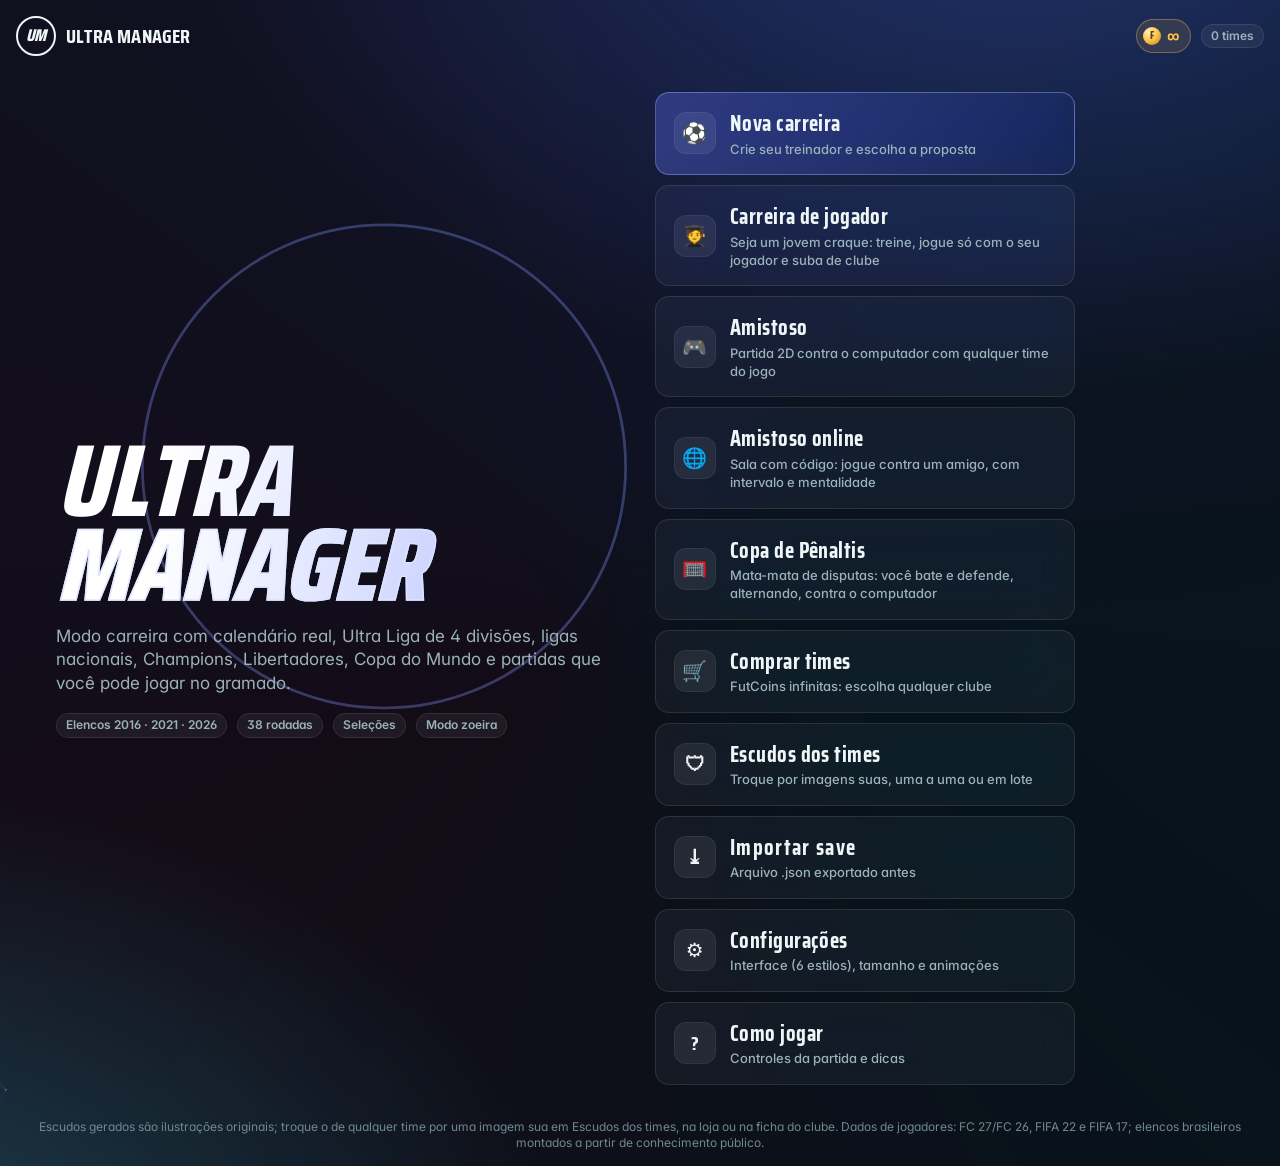
<file: index.html>
<!doctype html><html><head><meta charset=utf8><meta name=viewport content="width=device-width,initial-scale=1,viewport-fit=cover"><style>:root{color-scheme:light;box-sizing:border-box;padding-top:env(safe-area-inset-top,0px);padding-bottom:env(safe-area-inset-bottom,0px)}html{scroll-padding-top:env(safe-area-inset-top,0px)}body{margin:0;padding:0;font:14px -apple-system,BlinkMacSystemFont,sans-serif;background:#fff;color:#000}img{max-width:100%}[hidden]:not([hidden=until-found i]){display:none!important}</style></head><body>
<!doctype html>
<html lang="pt-BR">
<head>
<meta charset="utf-8">
<meta name="viewport" content="width=device-width,initial-scale=1,viewport-fit=cover">
<meta name="apple-mobile-web-app-capable" content="yes">
<style>body{margin:0}img{max-width:100%}[hidden]{display:none!important}</style>
</head>
<body>
<title>Ultra Manager</title>
<meta name="claude:viewport-fit-sides" content="cover">
<meta name="theme-color" content="#071318">
<link rel="preconnect" href="https://fonts.googleapis.com">
<link rel="preconnect" href="https://fonts.gstatic.com" crossorigin>
<link rel="stylesheet" href="https://fonts.googleapis.com/css2?family=Barlow+Condensed:ital,wght@0,500;0,600;0,700;0,800;1,700;1,800&family=Barlow:wght@400;500;600;700&family=Inter:wght@400;500;600;700;800&family=Saira+Condensed:wght@500;600;700;800&family=VT323&family=IBM+Plex+Mono:wght@400;600&display=swap">
<style>
/* Layout concept: console-style career hub — petrol-teal stadium night, glass panels, condensed sport type, one violet CTA glow */
:root {
  --bg0: #050f13; --bg1: #0a1f27; --bg2: #103039; --bg3: #17404a;
  --panel: rgba(8, 22, 28, 0.74); --panel-solid: #0c232b; --panel2: rgba(255, 255, 255, 0.045); --panel3: rgba(255, 255, 255, 0.08);
  --line: rgba(255, 255, 255, 0.09); --line2: rgba(255, 255, 255, 0.16);
  --text: #eef6f7; --muted: #9bb2b8; --dim: #6f8890;
  --accent: #6f7dff; --accent-hi: #9aa4ff; --accent-glow: rgba(111, 125, 255, 0.55);
  --gold: #ffc54d; --win: #38c77f; --draw: #b9c2c9; --loss: #ff6060; --warn: #ffb020; --info: #4cc3ff;
  --pitch1: #2e7d43; --pitch2: #2a733d;
  --f-display: 'Barlow Condensed', 'Arial Narrow', 'Roboto Condensed', system-ui, sans-serif;
  --f-body: 'Barlow', system-ui, -apple-system, 'Segoe UI', sans-serif;
  --r: 10px; --r-lg: 16px;
  color-scheme: dark;
}
* { box-sizing: border-box; }
html, body { height: 100%; }
body {
  margin: 0; background: var(--bg0); color: var(--text); font-family: var(--f-body); font-size: 15px; line-height: 1.4;
  -webkit-font-smoothing: antialiased; overflow-x: hidden;
}
body::before { content: ""; position: fixed; inset: 0 0 auto; height: env(safe-area-inset-top, 0px); z-index: 50; background: var(--bg0); }
.app {
  min-height: 100%; position: relative;
  background:
    radial-gradient(1200px 520px at 78% -8%, rgba(76, 195, 255, 0.10), transparent 60%),
    radial-gradient(900px 600px at 10% 10%, rgba(111, 125, 255, 0.10), transparent 62%),
    linear-gradient(180deg, var(--bg2) 0%, var(--bg1) 38%, var(--bg0) 100%);
}
.app::after { /* perspective floor grid like a studio set */
  content: ""; position: fixed; left: -20%; right: -20%; bottom: -10%; height: 46%; pointer-events: none; z-index: 0;
  background-image: linear-gradient(rgba(255,255,255,0.05) 1px, transparent 1px), linear-gradient(90deg, rgba(255,255,255,0.05) 1px, transparent 1px);
  background-size: 64px 64px; transform: perspective(500px) rotateX(62deg); transform-origin: bottom; opacity: 0.55;
  mask-image: linear-gradient(to top, rgba(0,0,0,0.9), transparent);
  -webkit-mask-image: linear-gradient(to top, rgba(0,0,0,0.9), transparent);
}
.app > * { position: relative; z-index: 1; }
button, input, select, textarea { font: inherit; color: inherit; }
button { cursor: pointer; }
a { color: var(--accent-hi); }
:focus-visible { outline: 2px solid var(--accent-hi); outline-offset: 2px; }
.tnum, table, .num { font-variant-numeric: tabular-nums; }
h1, h2, h3, .disp { font-family: var(--f-display); text-wrap: balance; margin: 0; letter-spacing: 0.01em; }
.muted { color: var(--muted); } .dim { color: var(--dim); }
.up { text-transform: uppercase; letter-spacing: 0.06em; }
.row { display: flex; gap: 10px; align-items: center; } .row.wrap { flex-wrap: wrap; } .col { display: flex; flex-direction: column; gap: 10px; }
.grow { flex: 1; min-width: 0; } .right { margin-left: auto; } .center { text-align: center; }
.hide { display: none !important; }

/* ---------- boot */
.boot { min-height: 100vh; display: grid; place-content: center; text-align: center; }
.boot-logo { font-family: var(--f-display); font-weight: 800; font-style: italic; font-size: 54px; letter-spacing: 0.02em; }
.boot-logo span { color: var(--accent-hi); margin-left: 8px; }
.boot-sub { color: var(--muted); margin-top: 6px; }

/* ---------- top bar */
.topbar {
  position: sticky; top: env(safe-area-inset-top, 0px); z-index: 30; backdrop-filter: blur(10px); -webkit-backdrop-filter: blur(10px);
  background: linear-gradient(180deg, rgba(7, 20, 26, 0.92), rgba(7, 20, 26, 0.7)); border-bottom: 1px solid var(--line);
}
.topbar-in { display: flex; align-items: center; gap: 14px; padding-block: 10px; padding-left: max(16px, env(safe-area-inset-left, 0px)); padding-right: max(16px, env(safe-area-inset-right, 0px)); max-width: 1440px; margin: 0 auto; }
.logo-mark { width: 40px; height: 40px; flex: none; border-radius: 50%; display: grid; place-items: center; border: 2px solid var(--text);
  font-family: var(--f-display); font-weight: 800; font-style: italic; font-size: 17px; letter-spacing: -0.02em; }
.nav { display: flex; gap: 2px; overflow-x: auto; scrollbar-width: none; flex: 1; min-width: 0; }
.nav::-webkit-scrollbar { display: none; }
.nav button { background: none; border: 0; padding: 10px 12px 9px; color: var(--muted); font-family: var(--f-display); font-weight: 600; font-size: 17px; letter-spacing: 0.02em; white-space: nowrap; border-bottom: 2px solid transparent; position: relative; }
.nav button:hover { color: var(--text); }
.nav button.on { color: var(--text); border-bottom-color: var(--text); }
.nav .badge { position: absolute; top: 4px; right: 2px; }
.club-chip { display: flex; align-items: center; gap: 10px; flex: none; }
.club-chip .nm { font-family: var(--f-display); font-weight: 700; font-size: 17px; line-height: 1; }
.conf-bar { display: flex; gap: 3px; margin-top: 5px; }
.conf-bar i { display: block; width: 18px; height: 4px; border-radius: 2px; background: var(--panel3); }
.conf-bar i.on { background: var(--win); }
.conf-bar.mid i.on { background: var(--warn); } .conf-bar.low i.on { background: var(--loss); }
.coin-pill { display: inline-flex; align-items: center; gap: 6px; padding: 5px 10px 5px 6px; border-radius: 999px; background: rgba(255, 197, 77, 0.12); border: 1px solid rgba(255, 197, 77, 0.35); color: var(--gold); font-weight: 700; font-family: var(--f-display); font-size: 16px; white-space: nowrap; }
.coin { width: 18px; height: 18px; border-radius: 50%; background: radial-gradient(circle at 35% 30%, #fff3c4, var(--gold) 45%, #b9801a); display: grid; place-items: center; color: #6a4300; font-size: 11px; font-weight: 800; }
.icon-btn { background: var(--panel2); border: 1px solid var(--line); width: 38px; height: 38px; border-radius: 10px; display: grid; place-items: center; flex: none; }
.icon-btn:hover { background: var(--panel3); }

.page { max-width: 1440px; margin: 0 auto; padding-block: 18px 40px; padding-left: max(16px, env(safe-area-inset-left, 0px)); padding-right: max(16px, env(safe-area-inset-right, 0px)); }
.subtabs { display: flex; gap: 6px; flex-wrap: wrap; margin-bottom: 14px; }
.subtabs button { background: var(--panel2); border: 1px solid var(--line); border-radius: 999px; padding: 7px 14px; color: var(--muted); font-weight: 600; font-size: 14px; }
.subtabs button.on { background: var(--text); color: #07161b; border-color: var(--text); }

/* ---------- panels & cards */
.panel { background: var(--panel); border: 1px solid var(--line); border-radius: var(--r-lg); padding: 16px; min-width: 0; }
.panel h3 { font-size: 20px; font-weight: 700; margin-bottom: 10px; display: flex; align-items: center; gap: 8px; }
.panel h3 .sub { font-family: var(--f-body); font-size: 13px; font-weight: 500; color: var(--muted); }
.grid { display: grid; gap: 16px; }
.g2 { grid-template-columns: repeat(2, minmax(0, 1fr)); } .g3 { grid-template-columns: repeat(3, minmax(0, 1fr)); } .g4 { grid-template-columns: repeat(4, minmax(0, 1fr)); }
@media (max-width: 980px) { .g3, .g4 { grid-template-columns: repeat(2, minmax(0, 1fr)); } }
@media (max-width: 720px) { .g2, .g3, .g4 { grid-template-columns: minmax(0, 1fr); } }
.stat-tile { background: var(--panel2); border: 1px solid var(--line); border-radius: var(--r); padding: 12px; }
.stat-tile .k { font-size: 12px; color: var(--muted); text-transform: uppercase; letter-spacing: 0.06em; }
.stat-tile .v { font-family: var(--f-display); font-weight: 700; font-size: 26px; line-height: 1.1; margin-top: 4px; }

/* ---------- buttons */
.btn { display: inline-flex; align-items: center; justify-content: center; gap: 8px; border-radius: 999px; padding: 10px 18px; font-weight: 700; font-size: 15px; border: 1px solid var(--line2); background: var(--panel2); color: var(--text); white-space: nowrap; }
.btn:hover { background: var(--panel3); }
.btn:disabled { opacity: 0.45; cursor: not-allowed; }
.btn.primary { background: linear-gradient(180deg, #8592ff, #5a68f0); border-color: rgba(255,255,255,0.25); box-shadow: 0 0 0 1px rgba(255,255,255,0.08) inset, 0 8px 28px -6px var(--accent-glow); color: #fff; }
.btn.primary:hover { filter: brightness(1.08); }
.btn.gold { background: linear-gradient(180deg, #ffd57a, #f0a92a); color: #3b2500; border-color: rgba(255,255,255,0.3); }
.btn.danger { border-color: rgba(255, 96, 96, 0.5); color: #ffb3b3; }
.btn.sm { padding: 6px 12px; font-size: 13px; }
.btn.xs { padding: 3px 9px; font-size: 12px; }
.btn.big { padding: 13px 26px; font-size: 17px; font-family: var(--f-display); letter-spacing: 0.03em; }
.btn .x-key { width: 22px; height: 22px; border-radius: 50%; border: 1.5px solid currentColor; display: grid; place-items: center; font-size: 12px; }
.link { background: none; border: 0; color: var(--accent-hi); padding: 0; font-weight: 600; }

/* ---------- chips / badges */
.chip { display: inline-flex; align-items: center; gap: 6px; padding: 3px 9px; border-radius: 999px; background: var(--panel2); border: 1px solid var(--line); font-size: 12px; font-weight: 600; color: var(--muted); white-space: nowrap; }
.chip.on { background: var(--text); color: #07161b; }
.badge { min-width: 18px; height: 18px; padding: 0 5px; border-radius: 9px; background: var(--loss); color: #fff; font-size: 11px; font-weight: 700; display: inline-grid; place-items: center; }
.pos { display: inline-grid; place-items: center; min-width: 38px; padding: 2px 5px; border-radius: 5px; font-size: 11px; font-weight: 700; letter-spacing: 0.04em; font-family: var(--f-body); }
.pos.GK { background: #f0a92a; color: #2a1800; } .pos.DEF { background: #3f8cff; color: #fff; } .pos.MID { background: #2fbf71; color: #052414; } .pos.ATT { background: #ff5d6c; color: #fff; }
.ovr { display: inline-grid; place-items: center; min-width: 30px; height: 24px; border-radius: 6px; font-weight: 800; font-size: 14px; font-family: var(--f-display); }
.ftag { display: inline-block; margin-left: 3px; font-size: 11px; font-weight: 800; letter-spacing: -1px; vertical-align: middle; white-space: nowrap; }
.ftag.f-up { color: #2fd27a; } .ftag.f-up1 { color: #8fd8a8; } .ftag.f-dn1 { color: #ffab7a; } .ftag.f-dn { color: #ff5c5c; }
td.nw { white-space: nowrap; }
.ovr.t1 { background: linear-gradient(180deg, #ffe27a, #d9a520); color: #2b1d00; } .ovr.t2 { background: #c9d3da; color: #14232a; } .ovr.t3 { background: #c98a52; color: #241200; } .ovr.t4 { background: #4b5b62; color: #e7eef0; }
.res { display: inline-grid; place-items: center; width: 22px; height: 22px; border-radius: 5px; font-size: 12px; font-weight: 800; color: #071318; }
.res.V { background: var(--win); } .res.E { background: var(--draw); } .res.D { background: var(--loss); color: #fff; } .res.n { background: var(--panel3); color: var(--muted); }
.fit { width: 54px; height: 6px; border-radius: 3px; background: var(--panel3); overflow: hidden; display: inline-block; vertical-align: middle; }
.fit > i { display: block; height: 100%; border-radius: 3px; }
.flag-inj { color: var(--loss); font-weight: 800; } .flag-sus { color: var(--warn); font-weight: 800; }
.dot { width: 8px; height: 8px; border-radius: 50%; display: inline-block; }

/* ---------- tables */
.tbl-wrap { overflow-x: auto; border-radius: var(--r); border: 1px solid var(--line); }
table.tbl { width: 100%; border-collapse: collapse; font-size: 14px; }
.tbl th { text-align: left; font-size: 11px; text-transform: uppercase; letter-spacing: 0.06em; color: var(--muted); font-weight: 600; padding: 9px 8px; background: rgba(0,0,0,0.18); position: sticky; top: 0; white-space: nowrap; }
.tbl td { padding: 8px; border-top: 1px solid var(--line); white-space: nowrap; }
.tbl tr.me td { background: rgba(111, 125, 255, 0.13); }
.tbl tr.click { cursor: pointer; } .tbl tr.click:hover td { background: var(--panel2); }
.tbl td.n, .tbl th.n { text-align: right; } .tbl td.c, .tbl th.c { text-align: center; }
.zone-ucl { box-shadow: inset 3px 0 0 #4c7dff; } .zone-uel { box-shadow: inset 3px 0 0 #ff9a3c; } .zone-up { box-shadow: inset 3px 0 0 var(--win); } .zone-down { box-shadow: inset 3px 0 0 var(--loss); } .zone-lib { box-shadow: inset 3px 0 0 var(--gold); } .zone-sula { box-shadow: inset 3px 0 0 #1e88e5; } .zone-plib { box-shadow: inset 3px 0 0 #e0b85a; background-image: linear-gradient(90deg, rgba(224,184,90,0.08), transparent 40%); } .zone-uclq { box-shadow: inset 3px 0 0 #9db8ff; } .zone-uecl { box-shadow: inset 3px 0 0 #2fbf71; }
.mun-reps { display: grid; grid-template-columns: repeat(auto-fill, minmax(190px, 1fr)); gap: 12px; }
.team-cell { display: flex; align-items: center; gap: 8px; min-width: 0; }
.team-cell .tn { overflow: hidden; text-overflow: ellipsis; }

/* ---------- forms */
.field { display: flex; flex-direction: column; gap: 5px; }
.field label { font-size: 12px; color: var(--muted); text-transform: uppercase; letter-spacing: 0.06em; font-weight: 600; }
.input, select.input { background: rgba(0,0,0,0.28); border: 1px solid var(--line2); border-radius: 10px; padding: 10px 12px; min-width: 0; width: 100%; }
.input:focus { border-color: var(--accent-hi); outline: none; }
select.input { appearance: none; background-image: linear-gradient(45deg, transparent 50%, var(--muted) 50%), linear-gradient(135deg, var(--muted) 50%, transparent 50%); background-position: calc(100% - 16px) 52%, calc(100% - 11px) 52%; background-size: 5px 5px; background-repeat: no-repeat; padding-right: 30px; }
.seg { display: inline-flex; background: rgba(0,0,0,0.28); border: 1px solid var(--line); border-radius: 999px; padding: 3px; gap: 2px; flex-wrap: wrap; }
.seg button { border: 0; background: none; padding: 6px 12px; border-radius: 999px; color: var(--muted); font-weight: 600; font-size: 13px; }
.seg button.on { background: var(--text); color: #07161b; }
.toggle { display: inline-flex; align-items: center; gap: 10px; cursor: pointer; }
.toggle input { display: none; }
.toggle .sw { width: 42px; height: 24px; border-radius: 12px; background: var(--panel3); position: relative; transition: background 0.2s; flex: none; }
.toggle .sw::after { content: ""; position: absolute; top: 3px; left: 3px; width: 18px; height: 18px; border-radius: 50%; background: #fff; transition: transform 0.2s; }
.toggle input:checked + .sw { background: var(--accent); }
.toggle input:checked + .sw::after { transform: translateX(18px); }

/* ---------- central (home) */
.hub { display: grid; grid-template-columns: minmax(0, 1.25fr) minmax(0, 1fr); gap: 22px; align-items: start; }
@media (max-width: 960px) { .hub { grid-template-columns: minmax(0, 1fr); } }
.hero-date { font-family: var(--f-display); font-weight: 800; font-size: clamp(34px, 5.4vw, 62px); line-height: 0.95; letter-spacing: 0.01em; }
.hero-sub { color: var(--muted); margin: 10px 0 14px; padding-bottom: 12px; border-bottom: 1px solid var(--line); max-width: 560px; }
.fixture { display: grid; grid-template-columns: auto auto minmax(0, 1fr); gap: 14px; align-items: center; margin: 12px 0 18px; }
.fixture .sep { width: 1px; height: 56px; background: var(--line2); }
.fixture .names { font-family: var(--f-display); font-weight: 800; font-size: clamp(22px, 2.6vw, 30px); line-height: 1.05; text-transform: uppercase; letter-spacing: 0.02em; }
.fixture .crests { display: flex; gap: 10px; align-items: center; }
.comp-line { display: flex; align-items: center; gap: 10px; color: var(--text); font-weight: 600; flex-wrap: wrap; }
.comp-line .when { color: var(--muted); font-weight: 500; }
.advance-row { display: flex; gap: 10px; align-items: center; flex-wrap: wrap; margin-bottom: 18px; }
.task-list { border-top: 1px solid var(--line); max-width: 560px; }
.task { display: flex; align-items: center; gap: 12px; padding: 11px 4px; border-bottom: 1px solid var(--line); background: none; border-left: 0; border-right: 0; border-top: 0; width: 100%; text-align: left; color: var(--text); }
.task:hover { background: var(--panel2); }
.task .ic { width: 34px; height: 34px; border-radius: 50%; display: grid; place-items: center; background: var(--panel3); flex: none; font-size: 16px; }
.form-row { display: flex; gap: 4px; }
.news-card { background: var(--panel-solid); border: 1px solid var(--line); border-radius: var(--r-lg); overflow: hidden; position: relative; }
.news-top { display: flex; align-items: center; gap: 10px; padding: 12px 14px; }
.news-src { width: 34px; height: 34px; border-radius: 8px; display: grid; place-items: center; background: #1fb57a; color: #fff; font-family: var(--f-display); font-weight: 800; font-size: 13px; }
.ue-logo { flex: none; display: grid; place-items: center; border-radius: 9px; background: linear-gradient(135deg, #6f7dff, #12b3a8); color: #fff; font-family: var(--f-display); font-weight: 800; font-style: italic; letter-spacing: -0.02em; box-shadow: inset 0 0 0 1px rgba(255,255,255,0.25); }
.modal-h .ue-logo { margin-right: 8px; vertical-align: -6px; display: inline-grid; }
.plantao { background: #ff3b4e; color: #fff; font-family: var(--f-display); font-weight: 800; font-size: 12px; letter-spacing: 0.08em; padding: 4px 9px; border-radius: 6px; animation: plantao 1.6s ease-in-out infinite; flex: none; }
.plantao.sm { font-size: 10.5px; padding: 2px 7px; }
@keyframes plantao { 50% { opacity: 0.55; } }
@media (prefers-reduced-motion: reduce) { .plantao { animation: none; } }
.news-cat { display: inline-block; font-family: var(--f-display); font-weight: 700; font-size: 12px; letter-spacing: 0.06em; text-transform: uppercase; color: var(--c); border: 1px solid color-mix(in srgb, var(--c) 55%, transparent); background: color-mix(in srgb, var(--c) 14%, transparent); padding: 2px 8px; border-radius: 999px; margin-bottom: 8px; }
.news-feed { display: flex; flex-direction: column; gap: 12px; }
.nf-item { display: grid; grid-template-columns: 200px minmax(0, 1fr); gap: 14px; padding: 10px; border-radius: 14px; background: var(--panel2); border: 1px solid var(--line); }
.nf-thumb { border-radius: 10px; overflow: hidden; aspect-ratio: 16 / 10; }
.nf-thumb svg { width: 100%; height: 100%; display: block; }
.nf-text h4 { margin: 6px 0 4px; font-size: 17px; line-height: 1.25; }
.nf-text p { margin: 0 0 6px; font-size: 14px; }
@media (max-width: 560px) { .nf-item { grid-template-columns: minmax(0, 1fr); } }
.news-new { flex: none; background: #d8ff5a; color: #172000; font-weight: 800; font-size: 12px; padding: 4px 10px; border-radius: 6px; }
.news-img { aspect-ratio: 16 / 10; max-width: 100%; position: relative; overflow: hidden; }
.news-img svg { width: 100%; height: 100%; display: block; }
.news-body { padding: 12px 14px 14px; }
.news-body h4 { margin: 0 0 6px; font-size: 17px; line-height: 1.3; }
.news-meta { display: flex; gap: 14px; color: var(--muted); font-size: 13px; margin-top: 10px; }
.dots { display: flex; gap: 6px; justify-content: center; padding: 10px; }
.dots button { width: 8px; height: 8px; border-radius: 50%; border: 0; background: var(--panel3); padding: 0; }
.dots button.on { background: var(--text); width: 22px; border-radius: 4px; }
.news-list .item { padding: 10px 0; border-bottom: 1px solid var(--line); }
.news-list .item:last-child { border-bottom: 0; }

/* ---------- pitch & lineup */
.lineup-wrap { display: grid; grid-template-columns: minmax(0, 1fr) 300px; gap: 16px; align-items: start; }
@media (max-width: 900px) { .lineup-wrap { grid-template-columns: minmax(0, 1fr); } }
.pitch { position: relative; width: 100%; max-width: 640px; aspect-ratio: 68 / 100; margin: 0 auto; border-radius: 14px; overflow: hidden;
  background: repeating-linear-gradient(180deg, var(--pitch1) 0 10%, var(--pitch2) 10% 20%); box-shadow: inset 0 0 80px rgba(0,0,0,0.35); }
.pitch .lines { position: absolute; inset: 0; width: 100%; height: 100%; }
.pslot { position: absolute; transform: translate(-50%, -50%); width: 88px; display: flex; flex-direction: column; align-items: center; gap: 2px; cursor: pointer; user-select: none; touch-action: none; }
.pslot .card { width: 58px; border-radius: 9px; background: linear-gradient(180deg, rgba(10,30,36,0.95), rgba(10,26,32,0.95)); border: 1px solid rgba(255,255,255,0.22); padding: 4px 0 3px; text-align: center; box-shadow: 0 6px 16px rgba(0,0,0,0.35); }
.pslot.sel .card { border-color: var(--gold); box-shadow: 0 0 0 2px var(--gold), 0 6px 16px rgba(0,0,0,0.35); }
.pslot.drop .card { border-color: var(--accent-hi); box-shadow: 0 0 0 2px var(--accent-hi); }
.pslot .o { font-family: var(--f-display); font-weight: 800; font-size: 20px; line-height: 1; }
.pslot .p { font-size: 10px; font-weight: 700; color: var(--muted); letter-spacing: 0.05em; }
.pslot .nm { font-size: 12px; font-weight: 700; text-shadow: 0 1px 3px rgba(0,0,0,0.8); max-width: 88px; overflow: hidden; text-overflow: ellipsis; white-space: nowrap; }
.pslot .fitbar { width: 46px; height: 4px; border-radius: 2px; background: rgba(0,0,0,0.45); overflow: hidden; }
.pslot .fitbar i { display: block; height: 100%; }
.pslot .warn { position: absolute; top: -4px; right: 14px; }
.pslot.empty .card { opacity: 0.6; border-style: dashed; }
.bp { display: flex; align-items: center; gap: 8px; padding: 7px 8px; border-radius: 8px; border: 1px solid transparent; cursor: pointer; background: none; color: inherit; font: inherit; text-align: left; width: 100%; }
.bp:hover { background: var(--panel2); }
.bp.sel { border-color: var(--gold); background: rgba(255,197,77,0.08); }
@media (max-width: 520px) { .pslot { width: 70px; } .pslot .card { width: 46px; } .pslot .o { font-size: 16px; } .pslot .nm { font-size: 10px; max-width: 70px; } }

/* ---------- modals */
.modal-bg { position: fixed; inset: 0; background: rgba(2, 8, 10, 0.72); backdrop-filter: blur(4px); -webkit-backdrop-filter: blur(4px); z-index: 80; display: flex; align-items: center; justify-content: center;
  padding: calc(16px + env(safe-area-inset-top, 0px)) max(16px, env(safe-area-inset-right, 0px)) calc(16px + env(safe-area-inset-bottom, 0px)) max(16px, env(safe-area-inset-left, 0px)); }
.modal { background: linear-gradient(180deg, #11303a, #0a1e25); border: 1px solid var(--line2); border-radius: 18px; width: min(760px, 100%); max-height: 100%; overflow: auto; box-shadow: 0 30px 80px rgba(0,0,0,0.6); }
.modal.wide { width: min(1100px, 100%); } .modal.narrow { width: min(460px, 100%); }
.modal-h { display: flex; align-items: center; gap: 12px; padding: 16px 18px; border-bottom: 1px solid var(--line); position: sticky; top: 0; background: #0f2b34; z-index: 2; }
.modal-h h2 { font-size: 24px; font-weight: 800; }
.modal-b { padding: 18px; }
.modal-f { display: flex; gap: 10px; justify-content: flex-end; padding: 14px 18px; border-top: 1px solid var(--line); flex-wrap: wrap; position: sticky; bottom: 0; background: #0a1f26; }
#toasts { position: fixed; z-index: 120; left: 50%; transform: translateX(-50%); bottom: calc(18px + env(safe-area-inset-bottom, 0px)); display: flex; flex-direction: column; gap: 8px; align-items: center; pointer-events: none; width: min(92vw, 520px); }
.toast { background: #f3f7f8; color: #0b1c22; padding: 10px 16px; border-radius: 12px; font-weight: 600; box-shadow: 0 12px 30px rgba(0,0,0,0.4); animation: tin 0.25s ease; text-align: center; }
.toast.bad { background: #ffd8d8; color: #4a0000; }
@keyframes tin { from { transform: translateY(10px); opacity: 0; } to { transform: none; opacity: 1; } }

/* ---------- start & wizard */
.start { min-height: 100vh; display: grid; grid-template-rows: auto 1fr auto; }
.start-top { display: flex; justify-content: space-between; align-items: center; padding-block: 16px; padding-left: max(16px, env(safe-area-inset-left, 0px)); padding-right: max(16px, env(safe-area-inset-right, 0px)); }
.start-main { display: grid; grid-template-columns: minmax(0, 1fr) minmax(0, 1fr); gap: 30px; align-items: center; max-width: 1200px; margin: 0 auto; width: 100%; padding-block: 20px; padding-left: max(16px, env(safe-area-inset-left, 0px)); padding-right: max(16px, env(safe-area-inset-right, 0px)); }
@media (max-width: 860px) { .start-main { grid-template-columns: minmax(0, 1fr); } }
.title-xl { font-family: var(--f-display); font-weight: 800; font-style: italic; font-size: clamp(56px, 9vw, 120px); line-height: 0.82; letter-spacing: -0.01em; }
.title-xl .b { display: block; color: transparent; -webkit-text-stroke: 2px var(--text); }
.menu-list { display: flex; flex-direction: column; gap: 10px; max-width: 420px; }
.menu-btn { display: flex; align-items: center; gap: 14px; padding: 16px 18px; border-radius: 14px; background: var(--panel); border: 1px solid var(--line); text-align: left; font-family: var(--f-display); font-weight: 700; font-size: 22px; letter-spacing: 0.02em; }
.menu-btn:hover { border-color: var(--line2); background: rgba(13, 34, 42, 0.9); }
.menu-btn.primary { background: linear-gradient(90deg, rgba(111,125,255,0.32), rgba(111,125,255,0.08)); border-color: rgba(154,164,255,0.45); }
.menu-btn small { display: block; font-family: var(--f-body); font-size: 13px; font-weight: 500; color: var(--muted); letter-spacing: 0; }
.menu-btn .ic { width: 42px; height: 42px; border-radius: 12px; background: var(--panel3); display: grid; place-items: center; font-size: 20px; flex: none; }
.wizard { max-width: 980px; margin: 0 auto; padding-block: 24px 60px; padding-left: max(16px, env(safe-area-inset-left, 0px)); padding-right: max(16px, env(safe-area-inset-right, 0px)); }
.steps { display: flex; gap: 6px; margin-bottom: 18px; flex-wrap: wrap; }
.steps span { height: 4px; flex: 1; min-width: 30px; border-radius: 2px; background: var(--panel3); }
.steps span.on { background: var(--accent-hi); }
.choice-grid { display: grid; grid-template-columns: repeat(auto-fit, minmax(210px, 1fr)); gap: 12px; }
.choice { text-align: left; padding: 18px; border-radius: 14px; background: var(--panel); border: 1px solid var(--line); display: flex; flex-direction: column; gap: 8px; min-height: 120px; }
.choice:hover { border-color: var(--line2); }
.choice.on { border-color: var(--accent-hi); box-shadow: 0 0 0 1px var(--accent-hi), 0 10px 30px -10px var(--accent-glow); }
.choice .t { font-family: var(--f-display); font-weight: 800; font-size: 26px; }
.choice .d { color: var(--muted); font-size: 14px; }
.offer { display: flex; flex-direction: column; gap: 10px; padding: 18px; border-radius: 16px; background: var(--panel); border: 1px solid var(--line); text-align: left; }
.offer:hover { border-color: var(--line2); }
.crest-img { object-fit: contain; display: inline-block; flex: none; vertical-align: middle; }
.crest-btn { position: relative; background: none; border: 0; padding: 0; line-height: 0; border-radius: 10px; flex: none; }
.crest-btn:hover .crest-edit, .crest-btn:focus-visible .crest-edit { opacity: 1; }
.crest-edit { position: absolute; right: -4px; bottom: -4px; font-size: 13px; line-height: 1; background: var(--panel-solid); border: 1px solid var(--line2); border-radius: 999px; padding: 3px 4px; opacity: 0.8; }
.crest-btn.sm { border-radius: 6px; }
.crest-preview { width: 128px; height: 128px; display: grid; place-items: center; border-radius: 18px; background: var(--panel2); border: 1px solid var(--line); flex: none; }
.any-grid { display: grid; grid-template-columns: repeat(auto-fill, minmax(260px, 1fr)); gap: 8px; }
.any-item { display: flex; align-items: center; gap: 10px; padding: 10px 12px; border-radius: 12px; background: var(--panel2); border: 1px solid var(--line); text-align: left; color: inherit; min-width: 0; }
.any-item:hover, .any-item:focus-visible { border-color: var(--accent); background: var(--panel3); }
.any-item .grow { min-width: 0; }
.any-item .nm { display: block; font-weight: 700; font-size: 15px; overflow: hidden; text-overflow: ellipsis; white-space: nowrap; }
.any-item .wh { display: block; font-size: 12px; color: var(--muted); overflow: hidden; text-overflow: ellipsis; white-space: nowrap; }
.any-item .sc { display: flex; flex-direction: column; align-items: flex-end; gap: 2px; font-size: 12px; flex: none; }
.offer .tn { font-family: var(--f-display); font-weight: 800; font-size: 26px; line-height: 1; }
.stars { color: var(--gold); letter-spacing: 1px; font-size: 14px; }

/* ---------- match */
.match-screen { min-height: 100vh; display: flex; flex-direction: column; }
.score-head { display: grid; grid-template-columns: minmax(0, 1fr) auto minmax(0, 1fr); align-items: center; gap: 12px; padding-block: 18px; padding-left: max(16px, env(safe-area-inset-left, 0px)); padding-right: max(16px, env(safe-area-inset-right, 0px)); background: linear-gradient(180deg, rgba(0,0,0,0.35), transparent); }
.score-head .side { display: flex; align-items: center; gap: 12px; min-width: 0; }
.score-head .side.r { justify-content: flex-end; text-align: right; }
.score-head .tname { font-family: var(--f-display); font-weight: 800; font-size: clamp(18px, 3vw, 30px); text-transform: uppercase; line-height: 1; overflow: hidden; text-overflow: ellipsis; }
.scorebox { display: flex; flex-direction: column; align-items: center; gap: 4px; }
.scorebox .sc { font-family: var(--f-display); font-weight: 800; font-size: clamp(40px, 7vw, 68px); line-height: 0.9; letter-spacing: 0.04em; }
.clock { font-family: var(--f-display); font-weight: 700; font-size: 20px; background: #000; padding: 2px 12px; border-radius: 6px; color: #fff; min-width: 74px; text-align: center; }
.clock.live { color: #d8ff5a; }
.events { display: flex; flex-direction: column; gap: 6px; max-height: 52vh; overflow: auto; padding-right: 4px; }
.ev { display: grid; grid-template-columns: 46px 28px minmax(0, 1fr); gap: 8px; align-items: start; padding: 8px 10px; border-radius: 10px; background: var(--panel2); }
.ev.new { animation: tin 0.3s ease; }
.ev .mn { font-family: var(--f-display); font-weight: 700; color: var(--muted); }
.ev.goal { background: linear-gradient(90deg, rgba(56,199,127,0.22), rgba(56,199,127,0.04)); border: 1px solid rgba(56,199,127,0.35); }
.ev.red { background: rgba(255,96,96,0.12); } .ev.alien { background: linear-gradient(90deg, rgba(160,255,90,0.2), rgba(90,60,255,0.15)); }
.statbar { display: grid; grid-template-columns: 34px minmax(0, 1fr) 34px; gap: 8px; align-items: center; font-size: 13px; }
.statbar .bars { display: flex; height: 6px; border-radius: 3px; overflow: hidden; background: var(--panel3); }
.statbar .bars i { display: block; height: 100%; }
.lineup-col { display: flex; flex-direction: column; gap: 4px; font-size: 14px; }
.lineup-col .pl { display: flex; align-items: center; gap: 8px; padding: 4px 0; border-bottom: 1px solid var(--line); }
.weather { display: inline-flex; align-items: center; gap: 6px; }

.lv-grid { display: grid; gap: 14px; align-items: start; grid-template-columns: minmax(0, 1.35fr) minmax(0, 1fr); grid-template-areas: "a b" "d c"; }
.lv-a { grid-area: a; } .lv-b { grid-area: b; } .lv-c { grid-area: c; } .lv-d { grid-area: d; }
.lv-b .events { max-height: min(62vh, 560px); }
@media (max-width: 860px) { .lv-grid { grid-template-columns: minmax(0, 1fr); grid-template-areas: "a" "b" "c" "d"; } .lv-b .events { max-height: 46vh; } }
.lv-pitch { max-height: 46vh; margin-inline: auto; }
.lv-track { display: grid; gap: 8px; margin-top: 4px; }
.lv-tag { display: flex; align-items: center; gap: 8px; font-family: var(--f-display); font-size: 19px; letter-spacing: 0.02em; }
.lv-dot { width: 9px; height: 9px; border-radius: 50%; background: #ff4d4d; flex: none; animation: lvdot 1.4s infinite; }
@keyframes lvdot { 0% { box-shadow: 0 0 0 0 rgba(255,77,77,0.6); } 70% { box-shadow: 0 0 0 8px rgba(255,77,77,0); } 100% { box-shadow: 0 0 0 0 rgba(255,77,77,0); } }
.lv-ends { display: flex; justify-content: space-between; gap: 8px; font-size: 12px; color: var(--muted); font-weight: 700; letter-spacing: 0.04em; }
.lv-ends span { display: inline-flex; align-items: center; gap: 6px; }
.lv-pitch { width: 100%; height: auto; display: block; border-radius: 8px; }
#lv-ball { transition: transform 0.55s cubic-bezier(.3,.7,.3,1); }
.lv-pulse { animation: lvpulse 0.9s ease-in-out infinite alternate; transform-origin: center; transform-box: fill-box; }
@keyframes lvpulse { from { transform: scale(0.8); } to { transform: scale(1.25); } }
.lv-mom-wrap { display: grid; gap: 4px; }
.lv-mom { width: 100%; height: 64px; display: block; background: rgba(0,0,0,0.18); border-radius: 6px; }
.lv-axis { display: flex; justify-content: space-between; font-size: 11px; color: var(--muted); }
.ev.info { background: transparent; padding-block: 3px; color: var(--muted); font-size: 13px; }
/* ---------- celebration */
.celebrate { position: fixed; inset: 0; z-index: 110; display: grid; place-items: center; background: radial-gradient(circle at 50% 40%, rgba(255,197,77,0.25), rgba(2,8,10,0.92) 60%); overflow: hidden; }
.celebrate canvas.title-scene { position: relative; inset: auto; width: min(92vw, 520px); height: auto; margin: 4px auto 0; }
.celebrate canvas:not(.title-scene) { position: absolute; inset: 0; width: 100%; height: 100%; pointer-events: none; }
.celebrate .inner { position: relative; text-align: center; padding: 20px; animation: pop 0.7s cubic-bezier(.2,1.4,.4,1); }
.celebrate .champ { font-family: var(--f-display); font-weight: 800; font-style: italic; font-size: clamp(42px, 8vw, 92px); line-height: 0.9; color: var(--gold); text-shadow: 0 6px 30px rgba(255,197,77,0.5); }
@keyframes pop { from { transform: scale(0.6); opacity: 0; } to { transform: none; opacity: 1; } }
.trophy-svg { width: min(220px, 50vw); height: auto; filter: drop-shadow(0 20px 40px rgba(255,197,77,0.45)); animation: float 3s ease-in-out infinite; }
@keyframes float { 50% { transform: translateY(-10px); } }

/* ---------- calendar */
.cal-layout { grid-template-columns: minmax(0, 1fr) minmax(0, 320px); }
@media (max-width: 860px) { .cal-layout { grid-template-columns: minmax(0, 1fr); } }
.cal { display: grid; grid-template-columns: repeat(7, minmax(0, 1fr)); gap: 4px; }
.cal .dh { font-size: 11px; color: var(--muted); text-align: center; text-transform: uppercase; padding: 4px; }
.cal .dc { min-height: 76px; border-radius: 8px; background: var(--panel2); padding: 5px; font-size: 12px; border: 1px solid transparent; min-width: 0; overflow: hidden; }
.cal .dc.today { border-color: var(--accent-hi); }
.cal .dc.out { opacity: 0.35; }
.cal .dc.fut { cursor: pointer; } .cal .dc.fut:hover { border-color: var(--line2); }
.cal .dc.pick { border-color: var(--gold); background: rgba(255, 197, 77, 0.12); }
.pos-opt { display: flex; align-items: center; gap: 10px; width: 100%; padding: 9px 12px; border-radius: 10px; background: var(--panel2); border: 1px solid var(--line); color: var(--text); text-align: left; }
.pos-opt:hover { border-color: var(--accent-hi); }
.sim-bar { display: flex; flex-wrap: wrap; align-items: center; gap: 8px; margin-top: 12px; padding: 10px 12px; border-radius: 10px; background: var(--panel2); font-size: 14px; }
.sim-opt { display: flex; gap: 10px; align-items: flex-start; padding: 10px; border-radius: 10px; background: var(--panel2); cursor: pointer; }
.sim-opt input { margin-top: 3px; width: 18px; height: 18px; accent-color: var(--accent); }
.simov { position: fixed; inset: 0; z-index: 90; display: grid; place-items: center; background: rgba(2, 8, 10, 0.72); backdrop-filter: blur(4px); -webkit-backdrop-filter: blur(4px); padding: 16px; }
.simov .box { width: min(440px, 100%); background: var(--panel); border: 1px solid var(--line2); border-radius: 16px; padding: 18px; box-shadow: 0 20px 60px -20px rgba(0,0,0,0.6); }
.simov .bar { height: 8px; margin-top: 12px; border-radius: 4px; background: var(--panel3); overflow: hidden; }
.simov .bar i { display: block; height: 100%; background: linear-gradient(90deg, var(--accent), var(--accent-hi)); transition: width 0.2s; }
.simov .spin { width: 22px; height: 22px; border-radius: 50%; border: 3px solid var(--panel3); border-top-color: var(--accent-hi); animation: simspin 0.8s linear infinite; }
@keyframes simspin { to { transform: rotate(360deg); } }
.res-dot { display: inline-grid; place-items: center; width: 18px; height: 18px; border-radius: 5px; font-size: 11px; font-weight: 800; color: #08131a; }
.res-dot.V { background: var(--win); } .res-dot.E { background: var(--draw); } .res-dot.D { background: var(--loss); }
.cal .dc .dn { color: var(--muted); font-weight: 700; }
.cal .mchip { margin-top: 4px; border-radius: 6px; padding: 3px 4px; background: rgba(0,0,0,0.3); display: flex; gap: 4px; align-items: center; font-size: 11px; cursor: pointer; overflow: hidden; }
.cal .mchip.V { box-shadow: inset 3px 0 0 var(--win); } .cal .mchip.D { box-shadow: inset 3px 0 0 var(--loss); } .cal .mchip.E { box-shadow: inset 3px 0 0 var(--draw); }
@media (max-width: 640px) { .cal .dc { min-height: 54px; } .cal .mchip span.t { display: none; } }

/* ---------- bracket */
.bracket { display: flex; gap: 18px; overflow-x: auto; padding-bottom: 6px; }
.bracket .rnd { display: flex; flex-direction: column; justify-content: space-around; gap: 10px; min-width: 210px; }
.bracket.top .rnd { justify-content: flex-start; }
.bracket .rnd h4 { margin: 0 0 4px; font-family: var(--f-display); font-size: 16px; color: var(--muted); text-transform: uppercase; letter-spacing: 0.05em; }
.tie { background: var(--panel2); border: 1px solid var(--line); border-radius: 10px; padding: 6px 8px; font-size: 13px; }
.tie.me { border-color: var(--accent-hi); box-shadow: 0 0 0 1px var(--accent-hi) inset; }
.tie .tr { display: flex; align-items: center; gap: 6px; padding: 3px 0; }
.tie .tr.w { font-weight: 700; }
.tie .tr .sc { margin-left: auto; font-weight: 700; }

/* ---------- misc */
.empty { padding: 26px; text-align: center; color: var(--muted); }
.kv { display: grid; grid-template-columns: auto minmax(0, 1fr); gap: 6px 14px; font-size: 14px; }
.kv .k { color: var(--muted); }
.attr { display: grid; grid-template-columns: 40px minmax(0, 1fr) 30px; gap: 8px; align-items: center; font-size: 13px; }
.attr .bar { height: 6px; background: var(--panel3); border-radius: 3px; overflow: hidden; }
.attr .bar i { display: block; height: 100%; border-radius: 3px; }
.inbox { display: grid; grid-template-columns: minmax(0, 360px) minmax(0, 1fr); gap: 16px; }
@media (max-width: 820px) { .inbox { grid-template-columns: minmax(0, 1fr); } }
.msg-item { display: flex; gap: 10px; padding: 11px 12px; border-radius: 10px; cursor: pointer; border: 1px solid transparent; text-align: left; width: 100%; background: none; color: var(--text); }
.msg-item:hover { background: var(--panel2); }
.msg-item.on { border-color: var(--line2); background: var(--panel2); }
.msg-item.unread .s { font-weight: 700; }
.msg-item .ic { width: 34px; height: 34px; border-radius: 50%; background: var(--panel3); display: grid; place-items: center; flex: none; }
.trophy-grid { display: grid; grid-template-columns: repeat(auto-fill, minmax(150px, 1fr)); gap: 12px; }
.trophy-card { background: var(--panel2); border: 1px solid var(--line); border-radius: 14px; padding: 14px; text-align: center; }
.trophy-card svg { width: 70px; height: 70px; }
.help-keys { font-size: 13px; color: var(--muted); }
.kbd { display: inline-block; border: 1px solid var(--line2); border-bottom-width: 2px; border-radius: 5px; padding: 0 6px; font-size: 12px; font-weight: 700; color: var(--text); }

/* ---------- 2d game */
.g2d { --bs: 1; --ctl: calc(196px * var(--bs)); position: fixed; inset: 0; z-index: 100; background: #1c2228; display: flex; flex-direction: column; overflow: hidden; user-select: none; -webkit-user-select: none; }
@media (hover: hover) and (pointer: fine) { .g2d { --ctl: 0px; } }
.g2d canvas.g2-main { flex: 1; width: 100%; height: 100%; display: block; touch-action: none; }
.g2d-hud { position: absolute; top: calc(10px + env(safe-area-inset-top, 0px)); left: max(10px, env(safe-area-inset-left, 0px)); right: max(10px, env(safe-area-inset-right, 0px)); display: flex; justify-content: space-between; align-items: flex-start; pointer-events: none; gap: 10px; }
.g2d-hud .pill { pointer-events: auto; background: rgba(0,0,0,0.55); border: 0; cursor: pointer; border-radius: 10px; padding: 6px 10px; font-family: var(--f-display); font-weight: 700; font-size: 18px; color: #fff; display: flex; gap: 10px; align-items: center; min-height: 38px; }
.g2d .sb { display: flex; align-items: stretch; border-radius: 10px; overflow: hidden; box-shadow: 0 8px 22px rgba(0,0,0,0.45); font-family: var(--f-display); font-weight: 800; color: #fff; background: #0d1418; min-width: 0; }
.g2d .sb-team { display: flex; align-items: center; gap: 6px; padding: 5px 9px; background: var(--c); color: var(--t); font-size: 17px; letter-spacing: 0.05em; }
.g2d .sb-team b { font-weight: 800; }
.g2d .sb-score { display: flex; align-items: center; gap: 7px; padding: 0 11px; background: #0d1418; font-size: 25px; font-variant-numeric: tabular-nums; }
.g2d .sb-score i { font-style: normal; font-size: 14px; opacity: 0.55; }
.g2d .sb-clock { display: flex; align-items: center; justify-content: center; padding: 0 10px; min-width: 54px; background: #f2c230; color: #10161a; font-size: 18px; font-variant-numeric: tabular-nums; }
.g2d .g2-radar { position: absolute; top: calc(60px + env(safe-area-inset-top, 0px)); right: max(10px, env(safe-area-inset-right, 0px)); border-radius: 6px; pointer-events: none; box-shadow: 0 4px 14px rgba(0,0,0,0.4); }
.g2d.so .g2-radar { display: none; }
.g2-say { position: absolute; top: calc(60px + env(safe-area-inset-top, 0px)); left: max(10px, env(safe-area-inset-left, 0px)); max-width: min(460px, calc(100% - 150px)); background: rgba(6,14,18,0.78); border-left: 3px solid #f2c230; color: #fff; padding: 6px 10px; border-radius: 0 8px 8px 0; font-size: 14px; font-weight: 600; line-height: 1.3; pointer-events: none; opacity: 0; transition: opacity 0.4s; }
.g2-say.show { opacity: 1; animation: g2say 4.2s forwards; }
@keyframes g2say { 0% { opacity: 0; transform: translateX(-8px); } 6% { opacity: 1; transform: none; } 85% { opacity: 1; } 100% { opacity: 0; } }
.g2d.so .g2-say { top: calc(128px + env(safe-area-inset-top, 0px)); }
.g2-so { position: absolute; top: calc(60px + env(safe-area-inset-top, 0px)); left: 50%; transform: translateX(-50%); background: rgba(6,14,18,0.86); border-radius: 10px; padding: 7px 10px; display: grid; gap: 5px; pointer-events: none; box-shadow: 0 8px 22px rgba(0,0,0,0.45); }
.g2-so .so-row { display: flex; align-items: center; gap: 7px; color: #fff; font-family: var(--f-display); font-size: 16px; }
.g2-so .so-t { width: 40px; letter-spacing: 0.04em; }
.g2-so .so-k { display: flex; gap: 4px; }
.g2-so .so-k i { width: 13px; height: 13px; border-radius: 50%; border: 2px solid rgba(255,255,255,0.35); }
.g2-so .so-k i.ok { background: #36d17c; border-color: #36d17c; }
.g2-so .so-k i.no { background: #ff5d5d; border-color: #ff5d5d; }
.g2-so .so-n { font-size: 20px; min-width: 16px; text-align: right; }
.g2d-msg { position: absolute; left: 50%; top: 40%; transform: translate(-50%, -50%); width: 100%; padding-inline: 16px; font-family: var(--f-display); font-weight: 800; font-style: italic; font-size: clamp(38px, 9vw, 88px); line-height: 1; color: #fff; text-shadow: 0 6px 24px rgba(0,0,0,0.6), 0 2px 0 rgba(0,0,0,0.5); pointer-events: none; text-align: center; text-wrap: balance; }
.g2-pop { position: absolute; left: 50%; top: calc(40% + clamp(36px, 6vw, 64px)); transform: translateX(-50%); display: flex; align-items: center; gap: 10px; background: rgba(6,14,18,0.86); color: #fff; padding: 8px 14px; border-radius: 12px; pointer-events: none; font-size: 15px; white-space: nowrap; box-shadow: 0 10px 26px rgba(0,0,0,0.5); }
.g2-pop b { font-family: var(--f-display); font-size: 19px; letter-spacing: 0.02em; }
.g2-pop .muted { font-size: 13px; }
.g2-pop.show { animation: g2pop 0.45s cubic-bezier(.2,1.4,.4,1); }
@keyframes g2pop { from { opacity: 0; transform: translateX(-50%) scale(0.7); } to { opacity: 1; transform: translateX(-50%) scale(1); } }
.g2-hint { position: absolute; left: 50%; bottom: calc(var(--ctl) + 18px + env(safe-area-inset-bottom, 0px)); transform: translateX(-50%); width: max-content; max-width: calc(100% - 32px); background: rgba(242,194,48,0.95); color: #10161a; font-weight: 700; font-size: 14px; padding: 8px 14px; border-radius: 10px; pointer-events: none; text-align: center; box-shadow: 0 8px 20px rgba(0,0,0,0.4); }
.g2-tag { position: absolute; top: calc(9% + 10px); left: max(18px, env(safe-area-inset-left, 0px)); font-family: var(--f-display); font-weight: 800; font-style: italic; letter-spacing: 0.12em; font-size: 22px; color: #fff; background: #d6262e; padding: 3px 12px; border-radius: 4px; pointer-events: none; animation: g2blink 1.2s steps(2) infinite; }
@keyframes g2blink { 50% { opacity: 0.55; } }
.g2d.replaying .g2d-controls, .g2d.replaying .g2-radar, .g2d.replaying .g2-say { visibility: hidden; }
.g2-intro { position: absolute; inset: 0; z-index: 4; display: flex; align-items: center; justify-content: center; padding: 16px max(16px, env(safe-area-inset-right, 0px)) 16px max(16px, env(safe-area-inset-left, 0px)); background: radial-gradient(ellipse at center, rgba(4,12,16,0.55), rgba(4,12,16,0.85)); transition: opacity 0.45s; }
.g2-intro.out { opacity: 0; pointer-events: none; }
.g2-intro .card { text-align: center; color: #fff; background: linear-gradient(180deg, #11303a, #0a1e25); border: 1px solid var(--line2); border-radius: 18px; padding: 22px 20px; width: min(520px, 100%); box-shadow: 0 30px 80px rgba(0,0,0,0.6); animation: g2pop2 0.5s cubic-bezier(.2,1.3,.4,1); }
@keyframes g2pop2 { from { opacity: 0; transform: scale(0.85); } to { opacity: 1; transform: none; } }
.g2-intro-comp { font-family: var(--f-display); font-weight: 700; text-transform: uppercase; letter-spacing: 0.14em; font-size: 13px; color: #f2c230; }
.g2-opts { display: grid; grid-template-columns: repeat(auto-fit, minmax(190px, 1fr)); gap: 12px 16px; }
.g2-opts .muted.up { font-size: 11px; margin-bottom: 6px; }
.g2-goals { display: grid; grid-template-columns: 1fr 1fr; gap: 10px; font-size: 13px; color: var(--muted); margin: 2px 0 12px; }
.g2-goals span { min-width: 0; overflow-wrap: anywhere; }
.g2-goals span:first-child { text-align: right; }
.g2-goals span:last-child { text-align: left; }
.g2-stats { display: grid; gap: 7px; text-align: center; }
.g2-stats .r { display: grid; grid-template-columns: 40px 1fr 40px; align-items: center; gap: 10px; }
.g2-stats .r b { font-family: var(--f-display); font-size: 19px; font-variant-numeric: tabular-nums; }
.g2-stats .r span { font-size: 13px; color: var(--muted); display: grid; gap: 4px; }
.g2-stats .r i { display: block; height: 5px; border-radius: 3px; background: rgba(255,255,255,0.16); overflow: hidden; }
.g2-stats .r u { display: block; height: 100%; background: #f2c230; text-decoration: none; }
.g2d-controls { position: absolute; inset: 0; pointer-events: none; }
.g2d .joy { position: absolute; left: max(18px, env(safe-area-inset-left, 0px)); bottom: calc(22px + env(safe-area-inset-bottom, 0px)); width: 140px; height: 140px; border-radius: 50%; background: rgba(255,255,255,0.08); border: 2px solid rgba(255,255,255,0.18); pointer-events: auto; touch-action: none; }
.g2d .joy i { position: absolute; left: 50%; top: 50%; width: 58px; height: 58px; margin: -29px 0 0 -29px; border-radius: 50%; background: rgba(255,255,255,0.35); }
.g2d .pads { position: absolute; right: max(18px, env(safe-area-inset-right, 0px)); bottom: calc(22px + env(safe-area-inset-bottom, 0px)); display: grid; grid-template-columns: repeat(2, 76px); gap: 12px; pointer-events: auto; }
.g2d .pad { width: 76px; height: 76px; border-radius: 50%; border: 2px solid rgba(255,255,255,0.35); background: rgba(0,0,0,0.35); color: #fff; font-family: var(--f-display); font-weight: 800; font-size: 15px; touch-action: none; user-select: none; -webkit-user-select: none; }
.g2d .skpads { position: absolute; right: calc(max(18px, env(safe-area-inset-right, 0px)) + 164px * var(--bs) + 12px); bottom: calc(22px + env(safe-area-inset-bottom, 0px)); display: flex; flex-direction: column; gap: 10px; pointer-events: auto; transform: scale(var(--bs)); transform-origin: right bottom; }
.g2d .skpads .pad.sk { width: 88px; height: 50px; }
.g2d .pads .pad[data-k="lob"] { grid-column: 2; }
.g2d .pad.lock { opacity: 0.35; }
.g2d .pad.sk { height: 50px; border-radius: 26px; font-size: 14px; background: rgba(255,200,60,0.38); border-color: rgba(255,225,120,0.6); }
.g2d .pad.shoot { background: rgba(255,80,80,0.45); }
.g2d .pad.pass { background: rgba(80,160,255,0.45); }
.g2d .pad.on { transform: scale(0.94); filter: brightness(1.3); }
.g2d .joy { transform: scale(var(--bs)); transform-origin: left bottom; }
.g2d .pads { transform: scale(var(--bs)); transform-origin: right bottom; }
@media (hover: hover) and (pointer: fine) { .g2d .joy, .g2d .pads, .g2d .skpads { display: none; } }
@media (max-width: 420px) {
  .g2d .sb-team { padding: 4px 6px; font-size: 15px; gap: 4px; }
  .g2d .sb-score { font-size: 22px; padding: 0 8px; }
  .g2d .sb-clock { min-width: 46px; font-size: 16px; padding: 0 7px; }
  .g2d .pad { width: 68px; height: 68px; font-size: 14px; }
  .g2d .pad.sk { height: 44px; border-radius: 22px; font-size: 13px; }
  .g2d .skpads { right: calc(max(14px, env(safe-area-inset-right, 0px)) + 146px * var(--bs) + 10px); }
  .g2d .skpads .pad.sk { width: 80px; height: 44px; }
  .g2d .pads { grid-template-columns: repeat(2, 68px); gap: 10px; }
  .g2d .joy { width: 124px; height: 124px; }
}
.g2d-pause { position: absolute; inset: 0; z-index: 5; background: rgba(2,10,6,0.62); display: flex; align-items: center; justify-content: center; padding: 16px max(16px, env(safe-area-inset-right, 0px)) 16px max(16px, env(safe-area-inset-left, 0px)); }
.g2d-pause[hidden] { display: none; }
.g2d-pause .card { background: linear-gradient(180deg, #11303a, #0a1e25); border: 1px solid var(--line2); border-radius: 18px; padding: 22px; width: min(560px, 100%); max-height: 100%; overflow: auto; text-align: center; box-shadow: 0 30px 80px rgba(0,0,0,0.6); }
.g2d-pause h2 { font-size: 30px; font-weight: 800; }

@media (prefers-reduced-motion: reduce) { *, *::before, *::after { animation: none !important; transition: none !important; } }
@media (max-width: 640px) {
  .topbar-in { flex-wrap: wrap; gap: 8px; }
  .nav { order: 3; flex-basis: 100%; }
  .club-chip .nm { font-size: 15px; }
  .page { padding-block: 12px 30px; }
  .panel { padding: 12px; }
}
.g2d .pad.run { display: none; background: rgba(80,200,255,0.35); border-color: rgba(150,230,255,0.7); }
.g2d.manualrun .pad.run { display: block; }
.g2d .pad.swap { background: rgba(70,200,110,0.5); border-color: rgba(160,255,190,0.8); font-size: 13px; }
.g2d .pads .pad[data-k="swap"] { grid-column: 1; grid-row: 1; }
.g2d .pads .pad[data-k="lob"] { grid-row: 1; }
.g2d .g2-savebtn { position: absolute; left: 50%; transform: translateX(-50%); top: calc(64px + env(safe-area-inset-top, 0px)); z-index: 6; pointer-events: auto; background: rgba(255,200,60,0.92); color: #1a1a1a; font-weight: 800; padding: 8px 14px; }

/* movable controls: every control is placed by left/top (centre) from JS; size = global button size × the control's own size */
.g2d .joy, .g2d .pad { position: absolute; translate: -50% -50%; scale: calc(var(--bs, 1) * var(--ps, 1)); transform: none; margin: 0; right: auto; bottom: auto; grid-column: auto; grid-row: auto; }
.g2d .pads, .g2d .skpads { display: contents; }
.g2d .pad.on { transform: scale(0.94); }
@media (hover: hover) and (pointer: fine) { .g2d .joy, .g2d .pad { display: none; } .g2d.editlay .joy, .g2d.editlay .pad { display: block; } .g2d.editlay .pad.run { display: block; } }
.g2d.editlay .pad.run { display: block; }
.g2d.editlay .joy, .g2d.editlay .pad { outline: 2px dashed rgba(255,255,255,0.6); outline-offset: 3px; cursor: grab; }
.g2d.editlay .pad.sel, .g2d.editlay .joy.sel { outline: 3px solid #ffc54d; }
.g2d .g2-laybar { position: absolute; left: 50%; top: calc(64px + env(safe-area-inset-top, 0px)); transform: translateX(-50%); z-index: 7; width: min(560px, calc(100% - 24px)); background: rgba(8,24,30,0.92); border: 1px solid var(--line2); border-radius: 14px; padding: 10px 12px; text-align: center; pointer-events: auto; }
.g2d .g2-laybar[hidden] { display: none; }
.g2d .g2-laybar .t { font-size: 13px; margin-bottom: 8px; color: var(--muted); }
.g2d.editlay .g2-intro { display: none; }

.g2d .pad.call { background: rgba(255,170,60,0.5); border-color: rgba(255,215,140,0.85); font-size: 13px; }
.g2d.solo .pad.call, .g2d.editlay .pad.call { display: block; }
.g2d.solo .pad.swap { display: none; }
.g2d.editlay.solo .pad.swap { display: none; }

/* training drills */
.g2d.train .sb, .g2d.train .g2-radar, .g2d.train .pad.swap, .g2d.train .pad.call { display: none !important; }
.g2-trbar { position: absolute; top: 10px; left: 50%; transform: translateX(-50%); z-index: 6; display: flex; align-items: center; gap: 12px; padding: 7px 14px; border-radius: 999px; background: rgba(8,12,18,0.78); border: 1px solid rgba(255,255,255,0.14); color: #fff; font-weight: 700; font-size: 14px; backdrop-filter: blur(6px); white-space: nowrap; }
.g2-trbar .d, .g2-trdots { display: flex; gap: 4px; justify-content: center; }
.g2-trbar i, .g2-trdots i { width: 10px; height: 10px; border-radius: 50%; background: rgba(255,255,255,0.22); display: inline-block; }
.g2-trbar i.ok, .g2-trdots i.ok { background: #35d07f; }
.g2-trbar i.bad, .g2-trdots i.bad { background: #ff5d5d; }
.g2-trdots { margin-top: 10px; }
.g2-trdots i { width: 14px; height: 14px; }
.g2-trbar .s b { color: var(--gold, #ffd24d); font-size: 17px; }
@media (max-width: 560px) { .g2-trbar { gap: 8px; padding: 6px 10px; font-size: 12px; top: 54px; } }

/* look editor */
.swatch { width: 30px; height: 30px; border-radius: 50%; border: 2px solid rgba(255,255,255,0.25); cursor: pointer; padding: 0; }
.swatch.on { outline: 3px solid var(--gold, #ffc54d); outline-offset: 2px; }
.seg.wrapseg { flex-wrap: wrap; border-radius: 16px; }

/* super shot */
.g2d .pad.super { background: radial-gradient(circle at 35% 30%, #ffb02e, #d9480f 70%); border-color: rgba(255,200,120,0.9); color: #fff; font-weight: 800; }
.g2d.supcd .pad.super { filter: grayscale(0.85) brightness(0.7); }
.g2d.train .pad.super { display: none !important; }

.g2d .pad small { display:block; font-size:8px; font-weight:600; opacity:.65; letter-spacing:0; line-height:1; margin-top:2px; }
.g2d .pad.plc { box-shadow:0 0 0 3px #ffd54a inset; transform:translateY(-6px) scale(.96); }

.pot-up { color: var(--win); font-size: 11px; margin-left: 3px; } .pot-dn { color: var(--loss); font-size: 11px; margin-left: 3px; }

.sp-tags { position: absolute; left: 50%; top: 22px; transform: translateX(-50%); display: flex; gap: 2px; pointer-events: none; z-index: 2; }
.sp-tags span { font: 800 9px/1 var(--font, sans-serif); background: #0b1f26; color: #ffd54a; border: 1px solid #ffd54a; border-radius: 4px; padding: 2px 3px; }
.sp-tags span.cap { background: #ffd54a; color: #111; }

.capb{display:inline-flex;align-items:center;justify-content:center;min-width:17px;height:17px;padding:0 3px;border-radius:5px;background:#ffd21f;color:#1b1b1b;font-size:11px;font-weight:800;vertical-align:1px}
.cal .dc.fifa{background:repeating-linear-gradient(135deg,rgba(64,140,255,.10) 0 6px,transparent 6px 12px)}
.fifa-tag{font-size:9px;font-weight:800;letter-spacing:.04em;color:#5aa0ff;margin:1px 0}
.aw-pitch{position:relative;aspect-ratio:3/4;max-height:460px;margin:0 auto}
.aw-pl{position:absolute;transform:translate(-50%,-50%);display:flex;flex-direction:column;align-items:center;gap:1px;background:rgba(10,14,20,.78);border:1px solid rgba(255,255,255,.15);border-radius:8px;padding:3px 6px;min-width:64px;text-align:center;cursor:pointer;font-size:12px;color:#fff}
.aw-pl small{font-size:10px;opacity:.75}.aw-pl.mine{border-color:#ffd21f;box-shadow:0 0 0 1px #ffd21f}
.kit-sw{width:24px;height:24px;border-radius:6px;border:1px solid rgba(255,255,255,.25);cursor:pointer;padding:0}
.kit-pre{display:flex;flex-direction:column;align-items:center;gap:2px;width:86px;padding:6px 4px;border-radius:10px;border:1px solid var(--line2);background:rgba(255,255,255,.03);color:inherit;cursor:pointer;font-size:10.5px;line-height:1.15;text-align:center}
.kit-pre:hover{border-color:var(--gold,#ffc54d)}
.dual-sw{display:inline-flex;align-items:center;gap:6px;white-space:nowrap}
@media (max-width:700px){.dual-sw{font-size:11px;padding:4px 7px}}

.zone-lig { box-shadow: inset 3px 0 0 #2fbf71; } .zone-play { box-shadow: inset 3px 0 0 #e0b85a; background-image: linear-gradient(90deg, rgba(224,184,90,0.08), transparent 40%); }

/* ---- start screen: futuristic look (interactive canvas, glass buttons that light up under the pointer/finger) ---- */
.start { position: relative; isolation: isolate; overflow: hidden; background: radial-gradient(120% 80% at 80% -10%, #1a2a5e 0%, rgba(10,14,30,0) 55%), radial-gradient(90% 70% at -10% 110%, #0f3f4a 0%, rgba(10,14,30,0) 60%), #05070d; }
.start > :not(.start-fx):not(.start-aura) { position: relative; z-index: 1; }
.start-fx { position: absolute; inset: 0; width: 100%; height: 100%; z-index: 0; pointer-events: none; }
.start-aura { position: absolute; inset: -20%; z-index: 0; pointer-events: none; background: conic-gradient(from 0deg at 50% 50%, rgba(111,125,255,0.10), rgba(46,230,255,0.06), rgba(255,92,180,0.06), rgba(111,125,255,0.10)); filter: blur(60px); animation: aura-spin 28s linear infinite; }
@keyframes aura-spin { to { transform: rotate(360deg); } }
.start .title-xl { background: linear-gradient(100deg, #ffffff 10%, #b9c3ff 45%, #6ee7ff 70%, #ffffff 95%); background-size: 200% 100%; -webkit-background-clip: text; background-clip: text; color: transparent; animation: title-sheen 7s ease-in-out infinite; }
.start .title-xl .b { -webkit-text-stroke: 1.5px rgba(220,228,255,0.9); background: none; }
@keyframes title-sheen { 0%, 100% { background-position: 0% 0; } 50% { background-position: 100% 0; } }
.start .menu-btn { position: relative; overflow: hidden; background: rgba(255,255,255,0.045); border: 1px solid rgba(255,255,255,0.1); -webkit-backdrop-filter: blur(18px) saturate(1.4); backdrop-filter: blur(18px) saturate(1.4); transition: transform .25s cubic-bezier(.2,.8,.2,1), border-color .25s, box-shadow .3s, background .3s; }
.start .menu-btn::before { content: ''; position: absolute; inset: 0; border-radius: inherit; pointer-events: none; opacity: 0; transition: opacity .25s; background: radial-gradient(220px circle at var(--mx, 50%) var(--my, 50%), rgba(140,170,255,0.35), rgba(110,231,255,0.12) 40%, transparent 70%); }
.start .menu-btn::after { content: ''; position: absolute; inset: 0; border-radius: inherit; padding: 1px; pointer-events: none; opacity: 0; transition: opacity .25s; background: radial-gradient(160px circle at var(--mx, 50%) var(--my, 50%), rgba(190,210,255,0.95), rgba(110,231,255,0.4) 45%, transparent 75%); -webkit-mask: linear-gradient(#000 0 0) content-box, linear-gradient(#000 0 0); -webkit-mask-composite: xor; mask-composite: exclude; }
.start .menu-btn > * { position: relative; z-index: 1; }
.start .menu-btn:hover, .start .menu-btn.lit { transform: translateY(-1px) scale(1.012); border-color: rgba(170,190,255,0.35); box-shadow: 0 10px 40px -12px rgba(111,125,255,0.55), 0 0 0 1px rgba(255,255,255,0.04) inset; }
.start .menu-btn:hover::before, .start .menu-btn.lit::before, .start .menu-btn:hover::after, .start .menu-btn.lit::after { opacity: 1; }
.start .menu-btn.primary { background: linear-gradient(90deg, rgba(111,125,255,0.30), rgba(111,125,255,0.06)); border-color: rgba(154,164,255,0.45); }
.start .menu-btn .ic { background: rgba(255,255,255,0.07); box-shadow: 0 0 0 1px rgba(255,255,255,0.06) inset; }
.start .chip { background: rgba(255,255,255,0.06); -webkit-backdrop-filter: blur(10px); backdrop-filter: blur(10px); }
@media (prefers-reduced-motion: reduce) { .start-aura, .start .title-xl { animation: none; } }
.start .title-xl { font-size: clamp(52px, 8vw, 108px); padding-right: 0.08em; }

/* ---- on-screen controls, FIFA Mobile style (option in the pause menu): floating stick + glossy arc of buttons ---- */
.g2d .joyzone { display: none; }
.g2d .pad .fmL { display: none; }
.g2d.ctl-fm .joyzone { display: block; position: absolute; left: 0; top: 18%; width: 50%; bottom: 0; pointer-events: auto; touch-action: none; z-index: 0; }
.g2d.ctl-fm .joy, .g2d.ctl-fm .pad { z-index: 1; }
.g2d.ctl-fm .joy { width: 150px; height: 150px; background: radial-gradient(circle, rgba(255,255,255,0.10), rgba(255,255,255,0.03) 70%); border: 2px solid rgba(255,255,255,0.22); opacity: 0.55; transition: opacity .15s; }
.g2d.ctl-fm .joy.float { opacity: 1; }
.g2d.ctl-fm .joy i { width: 64px; height: 64px; margin: -32px 0 0 -32px; background: radial-gradient(circle at 35% 30%, #ffffff, #c9d3e6 60%, #8d99b3); box-shadow: 0 4px 14px rgba(0,0,0,0.45); }
.g2d.ctl-fm .pad { font-size: 0; display: grid; place-items: center; width: 72px; height: 72px; border-radius: 50%; border: 2px solid rgba(255,255,255,0.55); box-shadow: 0 6px 18px rgba(0,0,0,0.45), inset 0 2px 0 rgba(255,255,255,0.35); background: radial-gradient(circle at 50% 30%, rgba(255,255,255,0.32), rgba(255,255,255,0.06) 60%), rgba(20,30,50,0.55); }
.g2d.ctl-fm .pad .fmL { display: block; font-size: 13px; font-weight: 800; letter-spacing: 0.02em; text-shadow: 0 1px 2px rgba(0,0,0,0.6); }
.g2d.ctl-fm .pad .fmL i { font-style: normal; }
.g2d.ctl-fm .pad .fmL .d, .g2d.ctl-fm.def .pad .fmL .a { display: none; }
.g2d.ctl-fm.def .pad .fmL .d { display: inline; }
.g2d.ctl-fm .pad.shoot { width: 112px; height: 112px; background: radial-gradient(circle at 50% 28%, rgba(255,255,255,0.45), rgba(255,255,255,0.05) 58%), linear-gradient(160deg, #ff5a5a, #c4162a); }
.g2d.ctl-fm .pad.shoot .fmL { font-size: 18px; }
.g2d.ctl-fm .pad.pass { width: 84px; height: 84px; background: radial-gradient(circle at 50% 28%, rgba(255,255,255,0.45), rgba(255,255,255,0.05) 58%), linear-gradient(160deg, #4aa8ff, #1f5fd1); }
.g2d.ctl-fm .pad[data-k="lob"] { background: radial-gradient(circle at 50% 28%, rgba(255,255,255,0.45), rgba(255,255,255,0.05) 58%), linear-gradient(160deg, #36d6c3, #128a80); }
.g2d.ctl-fm .pad.swap { width: 64px; height: 64px; background: radial-gradient(circle at 50% 28%, rgba(255,255,255,0.4), rgba(255,255,255,0.05) 58%), linear-gradient(160deg, #4ee07c, #1c9a48); }
.g2d.ctl-fm .pad.sk { width: 64px; height: 64px; border-radius: 50%; background: radial-gradient(circle at 50% 28%, rgba(255,255,255,0.4), rgba(255,255,255,0.05) 58%), linear-gradient(160deg, #ffc94d, #d48a12); }
.g2d.ctl-fm .pad.run { display: grid; background: radial-gradient(circle at 50% 28%, rgba(255,255,255,0.4), rgba(255,255,255,0.05) 58%), linear-gradient(160deg, #7fd8ff, #2a8fd0); }
.g2d.ctl-fm .pad.super, .g2d.ctl-fm .pad.call { width: 56px; height: 56px; }
.g2d.ctl-fm .pad.super .fmL, .g2d.ctl-fm .pad.call .fmL { font-size: 11px; }
.g2d.ctl-fm.def .pad[data-k="lob"], .g2d.ctl-fm.def .pad[data-k="feint"], .g2d.ctl-fm.def .pad[data-k="spin"], .g2d.ctl-fm.def .pad.super { opacity: 0.4; }
.g2d.ctl-fm .pad.on { filter: brightness(1.35); box-shadow: 0 0 0 4px rgba(255,255,255,0.35), 0 0 22px rgba(255,255,255,0.45); }
@media (hover: hover) and (pointer: fine) { .g2d.ctl-fm .joyzone { display: none; } }
.g2d.ctl-fm .pad small { display: none; }


/* ===================== buttons and transitions (all interfaces) ===================== */
.btn, .icon-btn, .seg button, .nav button, .menu-btn, .chip[data-a], .ui-theme { transition: transform .18s cubic-bezier(.2,.8,.2,1), background-color .2s, border-color .2s, box-shadow .25s, color .2s, filter .2s; -webkit-tap-highlight-color: transparent; }
.btn:hover:not(:disabled) { transform: translateY(-1px); box-shadow: 0 6px 18px -8px rgba(0,0,0,0.6); }
.btn:active:not(:disabled), .icon-btn:active, .seg button:active, .menu-btn:active, .ui-theme:active { transform: scale(0.965); transition-duration: .08s; }
.btn.primary:hover:not(:disabled) { box-shadow: 0 0 0 1px rgba(255,255,255,0.12) inset, 0 12px 34px -8px var(--accent-glow); }
.btn:disabled { opacity: .45; cursor: not-allowed; }
.icon-btn:hover { background: var(--panel3); border-color: var(--line2); }
.btn:focus-visible, .icon-btn:focus-visible, .seg button:focus-visible, .nav button:focus-visible, .menu-btn:focus-visible, .ui-theme:focus-visible { outline: 2px solid var(--accent-hi); outline-offset: 2px; }
.seg button:hover:not(.on) { color: var(--text); background: var(--panel3); }
.nav button::after { content: ''; position: absolute; left: 12px; right: 12px; bottom: -1px; height: 2px; border-radius: 2px; background: var(--accent-hi); transform: scaleX(0); transition: transform .25s cubic-bezier(.2,.8,.2,1); }
.nav button.on::after { transform: scaleX(1); }
.nav button.on { border-bottom-color: transparent; }
.menu-btn:not(.start .menu-btn):hover { border-color: var(--line2); transform: translateX(3px); }
.has-rpl { overflow: hidden; }
.rpl { position: absolute; border-radius: 50%; pointer-events: none; background: currentColor; opacity: .18; transform: scale(0); animation: rpl .6s ease-out forwards; }
@keyframes rpl { to { transform: scale(1); opacity: 0; } }
.view-in { animation: view-in .38s cubic-bezier(.2,.8,.2,1); }
@keyframes view-in { from { opacity: 0; transform: translateY(10px); } to { opacity: 1; transform: none; } }
.modal-bg.pop { animation: bg-in .22s ease; }
.modal-bg.pop .modal { animation: modal-in .32s cubic-bezier(.2,.9,.25,1.05); }
@keyframes bg-in { from { opacity: 0; } }
@keyframes modal-in { from { opacity: 0; transform: translateY(16px) scale(.97); } }
.toast { animation: toast-in .35s cubic-bezier(.2,.9,.25,1.1); }
@keyframes toast-in { from { opacity: 0; transform: translateY(14px) scale(.96); } }
html[data-uimotion="low"] *, html[data-uimotion="low"] *::before, html[data-uimotion="low"] *::after { animation-duration: .01ms !important; animation-iteration-count: 1 !important; transition-duration: .01ms !important; }
html[data-uisize="s"] body { zoom: .9; }
html[data-uisize="l"] body { zoom: 1.12; }
html[data-uidense="1"] .panel { padding: 9px; }
html[data-uidense="1"] .btn { padding: 7px 14px; }
html[data-uidense="1"] .menu-btn { padding: 11px 14px; font-size: 19px; }
html[data-uidense="1"] .page { padding-block: 8px 20px; }
html[data-uidense="1"] .col { gap: 8px; }

/* settings: interface picker */
.ui-themes { display: grid; grid-template-columns: repeat(auto-fill, minmax(150px, 1fr)); gap: 10px; }
.ui-theme { position: relative; display: flex; flex-direction: column; align-items: flex-start; gap: 4px; padding: 10px; border-radius: 14px; background: var(--panel2); border: 1px solid var(--line); color: var(--text); text-align: left; cursor: pointer; }
.ui-theme:hover { border-color: var(--line2); transform: translateY(-2px); }
.ui-theme.on { border-color: var(--accent-hi); box-shadow: 0 0 0 2px var(--accent-hi), 0 10px 30px -12px var(--accent-glow); }
.ui-theme.on::after { content: '✓'; position: absolute; top: 8px; right: 10px; width: 22px; height: 22px; border-radius: 50%; display: grid; place-items: center; background: var(--accent-hi); color: #fff; font-size: 13px; font-weight: 800; }
.ui-sw { display: flex; width: 100%; height: 54px; border-radius: 9px; overflow: hidden; background: var(--c0); padding: 8px; gap: 6px; align-items: flex-end; box-shadow: 0 0 0 1px rgba(127,127,127,0.25) inset; }
.ui-sw i { display: block; border-radius: 4px; }
.ui-sw i:nth-child(1) { flex: 2; height: 70%; background: color-mix(in srgb, var(--c2) 18%, var(--c0)); }
.ui-sw i:nth-child(2) { flex: 1; height: 40%; background: var(--c1); }
.ui-sw i:nth-child(3) { flex: 1; height: 100%; background: var(--c2); opacity: .85; }
.ui-tn { font-family: var(--f-display); font-weight: 800; font-size: 18px; letter-spacing: .02em; margin-top: 4px; }
.ui-theme small { color: var(--muted); font-size: 12px; line-height: 1.3; }

/* ===================== Neon ===================== */
html[data-ui="neon"] { --bg0: #05030d; --bg1: #0b0820; --bg2: #120d30; --bg3: #1b1442; --panel: rgba(16, 10, 40, 0.72); --panel-solid: #100a28; --panel2: rgba(0, 229, 255, 0.05); --panel3: rgba(0, 229, 255, 0.11);
  --line: rgba(0, 229, 255, 0.16); --line2: rgba(0, 229, 255, 0.34); --text: #eaf8ff; --muted: #94a6d6; --dim: #66709a; --accent: #00b8ff; --accent-hi: #00e5ff; --accent-glow: rgba(0, 229, 255, 0.55); --gold: #ffd84d; --pitch1: #0f5c4a; --pitch2: #0c5040; }
html[data-ui="neon"] body { background: radial-gradient(90% 60% at 100% 0%, rgba(255,61,187,0.14), transparent 60%), radial-gradient(80% 60% at 0% 100%, rgba(0,229,255,0.12), transparent 60%), var(--bg0) fixed; }
html[data-ui="neon"] .topbar { background: rgba(5, 3, 13, 0.82); border-bottom-color: rgba(0,229,255,0.25); box-shadow: 0 1px 0 rgba(255,61,187,0.25), 0 8px 30px -12px rgba(0,229,255,0.4); }
html[data-ui="neon"] .panel { box-shadow: 0 0 0 1px rgba(0,229,255,0.05) inset, 0 0 24px -14px rgba(0,229,255,0.6); }
html[data-ui="neon"] .modal { background: linear-gradient(180deg, #120c30, #07051a); border-color: rgba(0,229,255,0.35); box-shadow: 0 0 60px -10px rgba(0,229,255,0.35), 0 30px 80px rgba(0,0,0,0.7); }
html[data-ui="neon"] .btn.primary { background: linear-gradient(90deg, #00e5ff, #8a5cff 55%, #ff3dbb); color: #05030d; border: 0; text-shadow: none; }
html[data-ui="neon"] .btn:not(.primary):hover { border-color: var(--accent-hi); box-shadow: 0 0 18px -4px var(--accent-glow); }
html[data-ui="neon"] .seg { background: rgba(0,0,0,0.45); }
html[data-ui="neon"] .seg button.on { background: var(--accent-hi); color: #05030d; box-shadow: 0 0 14px var(--accent-glow); }
html[data-ui="neon"] .nav button.on { color: #fff; text-shadow: 0 0 10px var(--accent-glow); }
html[data-ui="neon"] .nav button::after { background: linear-gradient(90deg, #00e5ff, #ff3dbb); box-shadow: 0 0 10px var(--accent-glow); }
html[data-ui="neon"] .logo-mark { background: linear-gradient(135deg, #00e5ff, #ff3dbb); color: #05030d; }
html[data-ui="neon"] h1, html[data-ui="neon"] h2 { text-shadow: 0 0 22px rgba(0,229,255,0.35); }

/* ===================== Clara (light, Apple-like) ===================== */
html[data-ui="light"] { color-scheme: light; --bg0: #f5f5f7; --bg1: #ffffff; --bg2: #ededf0; --bg3: #e3e3e8; --panel: #ffffff; --panel-solid: #ffffff; --panel2: rgba(0, 0, 0, 0.035); --panel3: rgba(0, 0, 0, 0.07);
  --line: rgba(0, 0, 0, 0.08); --line2: rgba(0, 0, 0, 0.16); --text: #1d1d1f; --muted: #6e6e73; --dim: #8e8e93; --accent: #0071e3; --accent-hi: #0071e3; --accent-glow: rgba(0, 113, 227, 0.35);
  --gold: #c88a00; --win: #1f9d57; --draw: #8e8e93; --loss: #e0332f; --warn: #d97706; --info: #0a84ff; --f-display: -apple-system, 'SF Pro Display', 'Barlow', system-ui, sans-serif; --f-body: -apple-system, 'SF Pro Text', 'Barlow', system-ui, sans-serif; }
html[data-ui="light"] body { background: var(--bg0); }
html[data-ui="light"] .topbar { background: rgba(250, 250, 252, 0.8); border-bottom-color: rgba(0,0,0,0.08); -webkit-backdrop-filter: saturate(1.8) blur(20px); backdrop-filter: saturate(1.8) blur(20px); }
html[data-ui="light"] .panel { border-color: transparent; box-shadow: 0 1px 2px rgba(0,0,0,0.04), 0 8px 24px -12px rgba(0,0,0,0.12); border-radius: 18px; }
html[data-ui="light"] .modal { background: #fff; border-color: rgba(0,0,0,0.06); box-shadow: 0 30px 80px rgba(0,0,0,0.25); }
html[data-ui="light"] .modal-bg { background: rgba(30, 30, 35, 0.35); }
html[data-ui="light"] .btn { background: rgba(0,0,0,0.05); border-color: transparent; }
html[data-ui="light"] .btn:hover:not(:disabled) { background: rgba(0,0,0,0.09); box-shadow: none; }
html[data-ui="light"] .btn.primary { background: #0071e3; color: #fff; box-shadow: none; }
html[data-ui="light"] .btn.primary:hover:not(:disabled) { background: #0077ed; box-shadow: 0 8px 24px -10px rgba(0,113,227,0.6); }
html[data-ui="light"] .btn.danger { color: #d70015; border-color: rgba(215,0,21,0.3); }
html[data-ui="light"] .seg { background: rgba(0,0,0,0.06); border-color: transparent; }
html[data-ui="light"] .seg button.on { background: #fff; color: #1d1d1f; box-shadow: 0 1px 3px rgba(0,0,0,0.15); }
html[data-ui="light"] .icon-btn { background: rgba(0,0,0,0.05); border-color: transparent; }
html[data-ui="light"] .chip { background: rgba(0,0,0,0.05); color: #515154; }
html[data-ui="light"] .menu-btn { background: #fff; border-color: transparent; box-shadow: 0 1px 2px rgba(0,0,0,0.05), 0 6px 18px -10px rgba(0,0,0,0.15); }
html[data-ui="light"] .card { background: #fff; color: #1d1d1f; border-color: rgba(0,0,0,0.1); box-shadow: 0 4px 12px rgba(0,0,0,0.1); }
html[data-ui="light"] .toast { background: #1d1d1f; color: #fff; }
html[data-ui="light"] .start { background: radial-gradient(100% 70% at 80% -10%, #dfe8ff 0%, rgba(245,245,247,0) 60%), radial-gradient(80% 60% at -10% 110%, #e0f4f7 0%, rgba(245,245,247,0) 60%), #f5f5f7; }
html[data-ui="light"] .start .title-xl { background: linear-gradient(100deg, #1d1d1f 10%, #4b5bd6 45%, #0a84ff 70%, #1d1d1f 95%); background-size: 200% 100%; -webkit-background-clip: text; background-clip: text; }
html[data-ui="light"] .start .title-xl .b { -webkit-text-stroke-color: #1d1d1f; }
html[data-ui="light"] .start .menu-btn { background: rgba(255,255,255,0.75); border-color: rgba(0,0,0,0.06); }
html[data-ui="light"] .start-fx { filter: invert(1) hue-rotate(180deg); opacity: .55; }
html[data-ui="light"] input, html[data-ui="light"] select, html[data-ui="light"] textarea { background: #fff; color: #1d1d1f; border-color: rgba(0,0,0,0.15); }

/* ===================== Cartas (FIFA Mobile style) ===================== */
html[data-ui="cards"] { --bg0: #0d1240; --bg1: #141a4a; --bg2: #1d2563; --bg3: #27307a; --panel: rgba(36, 44, 120, 0.85); --panel-solid: #1d2563; --panel2: rgba(255, 255, 255, 0.07); --panel3: rgba(255, 255, 255, 0.13);
  --line: rgba(255, 255, 255, 0.12); --line2: rgba(255, 207, 63, 0.45); --text: #ffffff; --muted: #b9c0f0; --dim: #8088c0; --accent: #ffb800; --accent-hi: #ffcf3f; --accent-glow: rgba(255, 207, 63, 0.5); --r: 14px; --r-lg: 20px; }
html[data-ui="cards"] body { background: radial-gradient(120% 70% at 50% -10%, #3a2a9a 0%, transparent 60%), linear-gradient(180deg, #141a4a, #0a0e33) fixed; }
html[data-ui="cards"] .topbar { background: linear-gradient(180deg, rgba(40, 30, 120, 0.95), rgba(20, 26, 80, 0.85)); border-bottom: 2px solid rgba(255,207,63,0.35); }
html[data-ui="cards"] .panel { background: linear-gradient(180deg, rgba(48, 58, 150, 0.8), rgba(24, 30, 92, 0.85)); border: 1px solid rgba(255,255,255,0.14); box-shadow: 0 2px 0 rgba(255,255,255,0.08) inset, 0 10px 26px -12px rgba(0,0,0,0.7); }
html[data-ui="cards"] .modal { background: linear-gradient(180deg, #2b3290, #141a4a); border: 2px solid rgba(255,207,63,0.4); border-radius: 22px; }
html[data-ui="cards"] .btn { border-radius: 12px; border: 0; background: linear-gradient(180deg, #5363d8, #3242b0); box-shadow: 0 4px 0 #1f2a78, 0 8px 16px -6px rgba(0,0,0,0.6); font-family: var(--f-display); letter-spacing: .03em; text-transform: uppercase; }
html[data-ui="cards"] .btn:hover:not(:disabled) { filter: brightness(1.1); box-shadow: 0 4px 0 #1f2a78, 0 12px 22px -8px rgba(0,0,0,0.7); }
html[data-ui="cards"] .btn:active:not(:disabled) { transform: translateY(3px); box-shadow: 0 1px 0 #1f2a78; }
html[data-ui="cards"] .btn.primary { background: linear-gradient(180deg, #ffe066, #ffb400); color: #2a1a00; box-shadow: 0 4px 0 #b37a00, 0 10px 24px -8px rgba(255,190,0,0.6); }
html[data-ui="cards"] .btn.primary:active:not(:disabled) { box-shadow: 0 1px 0 #b37a00; }
html[data-ui="cards"] .btn.danger { background: linear-gradient(180deg, #ff6b6b, #d63a3a); color: #fff; box-shadow: 0 4px 0 #8f1f1f; }
html[data-ui="cards"] .seg { background: rgba(0,0,0,0.3); border-radius: 12px; }
html[data-ui="cards"] .seg button { border-radius: 9px; }
html[data-ui="cards"] .seg button.on { background: linear-gradient(180deg, #ffe066, #ffb400); color: #2a1a00; }
html[data-ui="cards"] .icon-btn { border-radius: 12px; background: linear-gradient(180deg, #4252c8, #2c3a9e); border: 0; box-shadow: 0 3px 0 #1f2a78; }
html[data-ui="cards"] .menu-btn { border-radius: 16px; background: linear-gradient(180deg, rgba(70, 82, 200, 0.75), rgba(35, 44, 130, 0.85)); border: 1px solid rgba(255,255,255,0.14); box-shadow: 0 4px 0 rgba(15, 20, 70, 0.9); }
html[data-ui="cards"] .nav button.on { color: var(--accent-hi); }
html[data-ui="cards"] .nav button::after { height: 3px; background: var(--accent-hi); }
html[data-ui="cards"] .logo-mark { background: linear-gradient(180deg, #ffe066, #ffb400); color: #2a1a00; }
html[data-ui="cards"] .chip { background: rgba(255,255,255,0.1); color: #e3e6ff; }

/* ===================== Gramado ===================== */
html[data-ui="pitch"] { --bg0: #0a2412; --bg1: #0f3019; --bg2: #164023; --bg3: #1d502c; --panel: rgba(7, 30, 14, 0.78); --panel-solid: #0e2e17; --panel2: rgba(255, 255, 255, 0.05); --panel3: rgba(255, 255, 255, 0.1);
  --line: rgba(255, 255, 255, 0.12); --line2: rgba(255, 255, 255, 0.24); --text: #f4fbf3; --muted: #a8c8ab; --dim: #7a9a7d; --accent: #f2c500; --accent-hi: #ffe14d; --accent-glow: rgba(255, 225, 77, 0.45); }
html[data-ui="pitch"] body { background: repeating-linear-gradient(90deg, #0c2a14 0 90px, #0a2411 90px 180px) fixed; }
html[data-ui="pitch"] .topbar { background: linear-gradient(180deg, rgba(5, 22, 10, 0.95), rgba(5, 22, 10, 0.8)); border-bottom: 2px solid rgba(255,255,255,0.5); }
html[data-ui="pitch"] .panel { border-color: rgba(255,255,255,0.16); }
html[data-ui="pitch"] .modal { background: linear-gradient(180deg, #154021, #0a2612); border: 2px solid rgba(255,255,255,0.4); }
html[data-ui="pitch"] .btn.primary { background: linear-gradient(180deg, #ffe14d, #e6b800); color: #1a1400; border-color: transparent; box-shadow: 0 8px 22px -8px var(--accent-glow); }
html[data-ui="pitch"] .seg button.on { background: #ffe14d; color: #1a1400; }
html[data-ui="pitch"] .logo-mark { background: #ffe14d; color: #0a2412; }
html[data-ui="pitch"] .nav button::after { background: #fff; }

/* ===================== Retrô ===================== */
html[data-ui="retro"] { --bg0: #030703; --bg1: #061006; --bg2: #0a180a; --bg3: #0f230f; --panel: rgba(4, 14, 4, 0.92); --panel-solid: #061006; --panel2: rgba(125, 255, 106, 0.05); --panel3: rgba(125, 255, 106, 0.12);
  --line: rgba(125, 255, 106, 0.28); --line2: rgba(125, 255, 106, 0.55); --text: #c9ffbf; --muted: #7fc773; --dim: #4f8a47; --accent: #39d353; --accent-hi: #7dff6a; --accent-glow: rgba(125, 255, 106, 0.4);
  --gold: #ffd54a; --r: 0px; --r-lg: 0px; --f-display: 'VT323', 'Courier New', ui-monospace, monospace; --f-body: 'Courier New', ui-monospace, Menlo, monospace; }
html[data-ui="retro"] body { background: var(--bg0); text-shadow: 0 0 4px rgba(125,255,106,0.35); }
html[data-ui="retro"] body::after { content: ''; position: fixed; inset: 0; pointer-events: none; z-index: 999; background: repeating-linear-gradient(0deg, rgba(0,0,0,0.22) 0 1px, transparent 1px 3px); }
html[data-ui="retro"] *:not(.ui-sw):not(.ui-sw i) { border-radius: 0 !important; }
html[data-ui="retro"] .topbar { background: #030703; border-bottom: 2px solid var(--accent-hi); }
html[data-ui="retro"] .panel, html[data-ui="retro"] .menu-btn { border: 1px solid var(--line2); background: var(--panel); box-shadow: none; }
html[data-ui="retro"] .modal { background: #030703; border: 2px solid var(--accent-hi); box-shadow: 0 0 0 4px #030703, 0 0 0 6px var(--line2); }
html[data-ui="retro"] .btn { background: transparent; border: 1px solid var(--accent-hi); color: var(--accent-hi); text-transform: uppercase; }
html[data-ui="retro"] .btn:hover:not(:disabled), html[data-ui="retro"] .btn.primary { background: var(--accent-hi); color: #030703; text-shadow: none; box-shadow: none; }
html[data-ui="retro"] .btn.primary:hover:not(:disabled) { filter: brightness(1.15); }
html[data-ui="retro"] .seg { background: transparent; border-color: var(--line2); }
html[data-ui="retro"] .seg button.on { background: var(--accent-hi); color: #030703; text-shadow: none; }
html[data-ui="retro"] .logo-mark { background: var(--accent-hi); color: #030703; }
html[data-ui="retro"] .start { background: #030703; }
html[data-ui="retro"] .start-aura { display: none; }
html[data-ui="retro"] .start .title-xl { background: none; color: var(--accent-hi); -webkit-text-fill-color: var(--accent-hi); }
html[data-ui="retro"] .start .title-xl .b { -webkit-text-stroke-color: var(--accent-hi); -webkit-text-fill-color: transparent; }
html[data-ui="retro"] .start-fx { filter: hue-rotate(-110deg) saturate(1.5); }
html[data-ui="retro"] .toast { background: var(--accent-hi); color: #030703; }
html[data-ui="retro"] .rpl { background: var(--accent-hi); }
html[data-ui="neon"] .start { background: radial-gradient(90% 70% at 85% -10%, rgba(255,61,187,0.28) 0%, transparent 55%), radial-gradient(90% 70% at -10% 110%, rgba(0,229,255,0.22) 0%, transparent 60%), #05030d; }
html[data-ui="neon"] .start .menu-btn { border-color: rgba(0,229,255,0.22); }
html[data-ui="neon"] .start .menu-btn.primary { background: linear-gradient(90deg, rgba(0,229,255,0.28), rgba(255,61,187,0.12)); border-color: rgba(0,229,255,0.6); box-shadow: 0 0 26px -8px rgba(0,229,255,0.6); }
html[data-ui="neon"] .start .title-xl { background: linear-gradient(100deg, #ffffff 10%, #00e5ff 45%, #ff3dbb 75%, #ffffff 95%); background-size: 200% 100%; -webkit-background-clip: text; background-clip: text; filter: drop-shadow(0 0 18px rgba(0,229,255,0.35)); }
html[data-ui="cards"] .start { background: radial-gradient(110% 70% at 50% -15%, #4b34c9 0%, transparent 60%), linear-gradient(180deg, #161c56, #0a0e33); }
html[data-ui="cards"] .start .menu-btn { background: linear-gradient(180deg, rgba(70, 82, 200, 0.7), rgba(35, 44, 130, 0.8)); box-shadow: 0 4px 0 rgba(15, 20, 70, 0.9); }
html[data-ui="cards"] .start .menu-btn.primary { background: linear-gradient(180deg, #ffe066, #ffb400); color: #2a1a00; box-shadow: 0 5px 0 #b37a00, 0 14px 30px -10px rgba(255,190,0,0.6); }
html[data-ui="cards"] .start .menu-btn.primary small { color: #5a3d00; }
html[data-ui="cards"] .start .title-xl { background: linear-gradient(180deg, #fff6c9 0%, #ffcf3f 55%, #e09a00 100%); -webkit-background-clip: text; background-clip: text; }
html[data-ui="pitch"] .start { background: radial-gradient(60% 50% at 50% 50%, rgba(255,255,255,0.06), transparent 70%), repeating-linear-gradient(90deg, #0e3318 0 110px, #0b2b14 110px 220px); }
html[data-ui="pitch"] .start .menu-btn.primary { background: linear-gradient(90deg, rgba(255,225,77,0.3), rgba(255,225,77,0.06)); border-color: rgba(255,225,77,0.55); }
html[data-ui="pitch"] .start .title-xl { background: linear-gradient(100deg, #ffffff 20%, #ffe14d 60%, #ffffff 95%); background-size: 200% 100%; -webkit-background-clip: text; background-clip: text; }
.subtabs button { transition: background-color .2s, color .2s, border-color .2s, transform .15s; }
.subtabs button:active { transform: scale(0.96); }
html[data-ui="light"] .subtabs button.on, html[data-ui="light"] .chip.on { background: #1d1d1f; color: #fff; border-color: #1d1d1f; }
html[data-ui="neon"] .subtabs button.on, html[data-ui="neon"] .chip.on { background: var(--accent-hi); color: #05030d; border-color: var(--accent-hi); box-shadow: 0 0 14px var(--accent-glow); }
html[data-ui="cards"] .subtabs button.on, html[data-ui="cards"] .chip.on { background: linear-gradient(180deg, #ffe066, #ffb400); color: #2a1a00; border-color: transparent; }
html[data-ui="pitch"] .subtabs button.on, html[data-ui="pitch"] .chip.on { background: #ffe14d; color: #1a1400; border-color: #ffe14d; }
html[data-ui="retro"] .subtabs button.on, html[data-ui="retro"] .chip.on { background: var(--accent-hi); color: #030703; text-shadow: none; }
html[data-ui="neon"] .modal-h { background: #120c30; } html[data-ui="neon"] .modal-f { background: #07051a; }
html[data-ui="light"] .modal-h, html[data-ui="light"] .modal-f { background: rgba(255,255,255,0.92); -webkit-backdrop-filter: blur(12px); backdrop-filter: blur(12px); }
html[data-ui="cards"] .modal-h { background: #2b3290; } html[data-ui="cards"] .modal-f { background: #141a4a; }
html[data-ui="pitch"] .modal-h { background: #154021; } html[data-ui="pitch"] .modal-f { background: #0a2612; }
html[data-ui="retro"] .modal-h, html[data-ui="retro"] .modal-f { background: #030703; }

/* ===================== V75: general redesign (all interfaces) ===================== */
.page { max-width: 1560px; }
.topbar-in { max-width: 1560px; }
.panel { box-shadow: 0 1px 0 rgba(255,255,255,0.03) inset, 0 12px 32px -20px rgba(0,0,0,0.55); }
.panel h3 { font-size: 19px; letter-spacing: .01em; }
.nav button { display: inline-flex; align-items: center; gap: 7px; border-radius: 10px 10px 0 0; }
.nav button .ni { font-size: 15px; opacity: .8; filter: grayscale(.2); }
.nav button.on .ni { opacity: 1; filter: none; }
.nav button:hover:not(.on) { color: var(--text); background: var(--panel2); }

/* Central: big match card across the top */
.hub2 { display: flex; flex-direction: column; gap: 18px; }
.hub2-grid { display: grid; grid-template-columns: minmax(0, 1.35fr) minmax(0, 1fr); gap: 18px; align-items: start; }
.hub2-pair { display: grid; grid-template-columns: repeat(2, minmax(0, 1fr)); gap: 16px; }
.hub2-pair:empty { display: none; }
.hub2 .stat-tile { padding: 14px; }
.hub2 .grid.g4 { margin-top: 0 !important; }
.hub-hero { position: relative; overflow: hidden; border-radius: calc(var(--r-lg) + 6px); border: 1px solid var(--line2); padding: 22px 26px 22px;
  background: linear-gradient(110deg, color-mix(in srgb, var(--hc1, #334) 34%, transparent) 0%, transparent 42%, transparent 58%, color-mix(in srgb, var(--hc2, #334) 34%, transparent) 100%), var(--panel);
  box-shadow: 0 24px 60px -30px rgba(0,0,0,0.8); }
.hub-hero::before { content: ''; position: absolute; inset: 0; pointer-events: none; opacity: .5;
  background: radial-gradient(60% 120% at 50% 120%, rgba(255,255,255,0.08), transparent 60%), repeating-linear-gradient(90deg, transparent 0 60px, rgba(255,255,255,0.018) 60px 120px); }
.hub-hero > * { position: relative; }
.hh-top { display: flex; justify-content: space-between; align-items: flex-start; gap: 16px; flex-wrap: wrap; }
.hub-hero .hero-date { font-size: clamp(28px, 3.6vw, 46px); }
.hub-hero .hero-sub { border: 0; margin: 6px 0 0; padding: 0; }
.hub-hero .comp-line { background: rgba(0,0,0,0.22); border: 1px solid var(--line); padding: 6px 12px 6px 6px; border-radius: 999px; font-size: 14px; }
.hh-match { display: grid; grid-template-columns: minmax(0, 1fr) auto minmax(0, 1fr); align-items: center; gap: 18px; margin: 18px 0 20px; }
.hh-team { display: flex; flex-direction: column; align-items: center; gap: 10px; text-align: center; min-width: 0; }
.hh-team svg, .hh-team img { filter: drop-shadow(0 10px 18px rgba(0,0,0,0.45)); transition: transform .3s cubic-bezier(.2,.8,.2,1); }
.hub-hero:hover .hh-team svg, .hub-hero:hover .hh-team img { transform: translateY(-3px) scale(1.03); }
.hh-nm { font-family: var(--f-display); font-weight: 800; font-size: clamp(18px, 2.2vw, 28px); text-transform: uppercase; line-height: 1.05; max-width: 100%; overflow: hidden; text-overflow: ellipsis; }
.hh-mid { display: flex; flex-direction: column; align-items: center; gap: 6px; text-align: center; min-width: 110px; }
.hh-cd { display: flex; flex-direction: column; align-items: center; line-height: 1; font-size: 13px; color: var(--muted); text-transform: uppercase; letter-spacing: .08em; }
.hh-cd b { font-family: var(--f-display); font-size: 54px; color: var(--text); letter-spacing: 0; }
.hh-live { font-family: var(--f-display); font-weight: 800; font-size: 22px; letter-spacing: .1em; padding: 6px 16px; border-radius: 999px; background: var(--loss); color: #fff; animation: hh-pulse 1.6s ease-in-out infinite; }
@keyframes hh-pulse { 50% { box-shadow: 0 0 0 10px rgba(255,80,80,0); } 0%, 100% { box-shadow: 0 0 0 0 rgba(255,80,80,0.45); } }
.hh-when { font-weight: 700; font-size: 14px; }
.hh-ha { font-size: 12px; color: var(--muted); border: 1px solid var(--line); border-radius: 999px; padding: 3px 10px; }
.hh-empty { margin: 18px 0; color: var(--muted); font-size: 16px; }
.hub-hero .advance-row { justify-content: center; margin: 0; }
.hub-hero .btn.big { padding: 15px 34px; font-size: 19px; }
.hub-tasks .task-list { max-width: none; border-top: 0; }
.hub-tasks .task:last-child { border-bottom: 0; }
.task { border-radius: 8px; transition: background-color .15s; }
.task:hover { background: var(--panel2); }
.mini-t { width: 100%; border-collapse: collapse; font-size: 14px; }
.mini-t th { font-size: 11px; color: var(--muted); font-weight: 600; text-transform: uppercase; letter-spacing: .06em; padding: 4px 6px; text-align: center; }
.mini-t td { padding: 7px 6px; text-align: center; border-top: 1px solid var(--line); }
.mini-t .l { text-align: left; }
.mini-t .ps { color: var(--muted); width: 26px; }
.mini-t tr.me td { background: color-mix(in srgb, var(--accent-hi) 16%, transparent); font-weight: 700; }
.mini-t tr.me td:first-child { box-shadow: inset 3px 0 0 var(--accent-hi); }
.up-it { display: flex; align-items: center; gap: 9px; padding: 8px 6px; border: 0; border-radius: 8px; background: none; color: var(--text); text-align: left; width: 100%; transition: background-color .15s; }
.up-it:hover { background: var(--panel2); }
.up-d { font-variant-numeric: tabular-nums; color: var(--muted); font-size: 13px; width: 40px; }
.up-ha { font-size: 11px; font-weight: 800; width: 22px; height: 22px; border-radius: 6px; display: grid; place-items: center; background: var(--panel3); }
.up-ha.h { background: color-mix(in srgb, var(--win) 30%, transparent); }
@media (max-width: 1100px) { .hub2-grid { grid-template-columns: minmax(0, 1fr); } }
@media (max-width: 640px) {
  .hub-hero { padding: 16px; }
  .hh-match { gap: 8px; margin: 14px 0 16px; }
  .hh-team svg, .hh-team img { width: 72px; height: 72px; }
  .hh-mid { min-width: 74px; }
  .hh-cd b { font-size: 38px; }
  .hub2-pair { grid-template-columns: minmax(0, 1fr); }
  .hub-hero .advance-row .btn:not(.big) { flex: 1 1 40%; }
  .hub-hero .advance-row .btn.big { flex: 1 1 100%; }
}

/* section menu at the bottom on phones (or always, if chosen) */
@media (max-width: 760px) {
  html:not([data-uinav="top"]) .topbar .nav { position: fixed; left: 0; right: 0; bottom: 0; z-index: 40; order: 0; flex-basis: auto; justify-content: space-around; gap: 0;
    padding: 6px 4px calc(6px + env(safe-area-inset-bottom, 0px)); background: var(--bg1); border-top: 1px solid var(--line2); box-shadow: 0 -10px 30px -10px rgba(0,0,0,0.5); }
  html:not([data-uinav="top"]) .topbar .nav button { flex: 1 1 0; flex-direction: column; gap: 2px; padding: 6px 2px 4px; font-size: 10.5px; letter-spacing: 0; border-radius: 10px; min-width: 0; }
  html:not([data-uinav="top"]) .topbar .nav button .ni { font-size: 19px; }
  html:not([data-uinav="top"]) .topbar .nav button .nl { max-width: 100%; overflow: hidden; text-overflow: ellipsis; }
  html:not([data-uinav="top"]) .topbar .nav button::after { bottom: auto; top: -6px; left: 30%; right: 30%; }
  html:not([data-uinav="top"]) .topbar .nav button.on { background: var(--panel3); }
  html:not([data-uinav="top"]) .topbar .nav .badge { top: 0; right: 18%; }
  html:not([data-uinav="top"]) .page { padding-bottom: calc(86px + env(safe-area-inset-bottom, 0px)); }
}
html[data-uinav="bottom"] .topbar .nav { position: fixed; left: 50%; transform: translateX(-50%); bottom: 12px; z-index: 40; flex: none; gap: 4px; padding: 6px; border-radius: 18px;
  background: var(--bg1); border: 1px solid var(--line2); box-shadow: 0 18px 40px -12px rgba(0,0,0,0.7); max-width: calc(100% - 24px); }
html[data-uinav="bottom"] .topbar .nav button { flex-direction: column; gap: 2px; font-size: 12px; padding: 7px 12px 5px; border-radius: 12px; }
html[data-uinav="bottom"] .topbar .nav button .ni { font-size: 19px; }
html[data-uinav="bottom"] .topbar .nav button::after { display: none; }
html[data-uinav="bottom"] .topbar .nav button.on { background: var(--panel3); color: var(--text); }
html[data-uinav="bottom"] .page { padding-bottom: 110px; }
html[data-uinav="bottom"] .topbar-in .club-chip { margin-left: auto; }

/* settings window */
.set-wrap { display: grid; grid-template-columns: 190px minmax(0, 1fr); gap: 20px; min-height: 420px; }
.set-nav { display: flex; flex-direction: column; gap: 4px; border-right: 1px solid var(--line); padding-right: 14px; }
.set-nav button { display: flex; align-items: center; gap: 10px; padding: 11px 12px; border-radius: 12px; border: 0; background: none; color: var(--muted); font-weight: 700; font-size: 15px; text-align: left; transition: background-color .15s, color .15s; }
.set-nav button span { font-size: 17px; width: 22px; text-align: center; }
.set-nav button:hover { background: var(--panel2); color: var(--text); }
.set-nav button.on { background: var(--panel3); color: var(--text); box-shadow: inset 3px 0 0 var(--accent-hi); }
.set-body { min-width: 0; }
.set-h { font-size: 11px; font-weight: 700; color: var(--muted); text-transform: uppercase; letter-spacing: .1em; margin: 18px 0 8px; }
.set-h:first-child { margin-top: 2px; }
.set-row { display: flex; align-items: center; justify-content: space-between; gap: 16px; padding: 12px 0; border-top: 1px solid var(--line); flex-wrap: wrap; }
.set-t { display: flex; flex-direction: column; gap: 2px; min-width: 200px; flex: 1 1 220px; }
.set-t b { font-size: 15px; }
.set-t small { color: var(--muted); font-size: 13px; }
.set-c { flex: none; max-width: 100%; }
.set-c .seg { flex-wrap: wrap; }
.sw { width: 50px; height: 30px; border-radius: 999px; border: 0; padding: 3px; background: var(--panel3); position: relative; cursor: pointer; transition: background-color .2s; }
.sw i { display: block; width: 24px; height: 24px; border-radius: 50%; background: #fff; box-shadow: 0 2px 6px rgba(0,0,0,0.35); transition: transform .22s cubic-bezier(.3,1.4,.5,1); }
.sw.on { background: var(--win, #2fbf71); }
.sw.on i { transform: translateX(20px); }
.keys-list { display: grid; gap: 2px; margin-top: 8px; }
.kl { display: flex; align-items: center; gap: 14px; padding: 9px 0; border-top: 1px solid var(--line); }
.kl kbd { min-width: 96px; text-align: center; font: 700 13px var(--f-body); padding: 5px 10px; border-radius: 8px; background: var(--panel3); border: 1px solid var(--line2); box-shadow: 0 2px 0 var(--line2); }
@media (max-width: 720px) {
  .set-wrap { grid-template-columns: minmax(0, 1fr); gap: 12px; min-height: 0; }
  .set-nav { flex-direction: row; overflow-x: auto; border-right: 0; border-bottom: 1px solid var(--line); padding: 0 0 10px; scrollbar-width: none; }
  .set-nav button { flex: none; padding: 9px 12px; font-size: 14px; }
  .set-nav button.on { box-shadow: inset 0 -3px 0 var(--accent-hi); }
}

/* quick search */
.gs-q { font-size: 17px; padding: 13px 14px; }
.gs-res { margin-top: 12px; display: flex; flex-direction: column; gap: 2px; max-height: 60vh; overflow: auto; }
.gs-sec { font-size: 11px; font-weight: 700; color: var(--muted); text-transform: uppercase; letter-spacing: .1em; margin: 12px 4px 6px; }
.gs-it { display: flex; align-items: center; gap: 10px; padding: 8px 8px; border-radius: 10px; border: 0; background: none; color: var(--text); text-align: left; width: 100%; transition: background-color .15s; }
.gs-it:hover { background: var(--panel3); }
.gs-it .grow { display: flex; flex-direction: column; min-width: 0; }
.gs-it small { color: var(--muted); font-size: 12px; }
.gs-hint { padding: 18px 6px; }
html[data-ui="light"] .hub-hero .comp-line { background: rgba(255,255,255,0.7); }
html[data-ui="light"] .hub-hero { border-color: transparent; box-shadow: 0 1px 2px rgba(0,0,0,0.04), 0 18px 40px -20px rgba(0,0,0,0.25); }
html[data-ui="light"] .hub-hero::before { opacity: .15; }
html[data-ui="light"] .sw i { box-shadow: 0 1px 4px rgba(0,0,0,0.3); }
html[data-ui="retro"] .sw i { border-radius: 0 !important; background: var(--accent-hi); }
html[data-ui="retro"] .hh-live { background: var(--accent-hi); color: #030703; }
/* a backdrop-filter would make the topbar the box of the fixed bottom menu */
@media (max-width: 760px) { html:not([data-uinav="top"]) .topbar { -webkit-backdrop-filter: none !important; backdrop-filter: none !important; background: var(--bg1) !important; } }
html[data-uinav="bottom"] .topbar { -webkit-backdrop-filter: none !important; backdrop-filter: none !important; background: var(--bg1) !important; }
.set-body .ui-themes { grid-template-columns: repeat(3, minmax(0, 1fr)); }
@media (max-width: 520px) { .set-body .ui-themes { grid-template-columns: repeat(2, minmax(0, 1fr)); } }
@media (max-width: 760px) {
  html:not([data-uinav="top"]) .topbar-in { flex-wrap: nowrap; gap: 8px; }
  html:not([data-uinav="top"]) .topbar-in .club-chip { flex: 1 1 auto; min-width: 0; }
  html:not([data-uinav="top"]) .topbar-in .club-chip > div { min-width: 0; }
  html:not([data-uinav="top"]) .topbar-in .club-chip .nm { white-space: nowrap; overflow: hidden; text-overflow: ellipsis; }
  html:not([data-uinav="top"]) .topbar-in .coin-pill { display: none; }
  html:not([data-uinav="top"]) .topbar-in .logo-mark { width: 34px; height: 34px; font-size: 14px; }
  .topbar-in .icon-btn { width: 36px; height: 36px; }
}
@media (max-width: 640px) { .hh-team .form-row { display: none; } .hh-nm { font-size: 17px; white-space: normal; display: -webkit-box; -webkit-line-clamp: 2; -webkit-box-orient: vertical; } }
@media (max-width: 720px) { .hub2 .grid.g4 { grid-template-columns: repeat(2, minmax(0, 1fr)); gap: 10px; } .hub2 .stat-tile .v { font-size: 22px; } }

/* ===================== V76: FIFA-style player cards ===================== */
.fc { --c1: #e9c46a; --c2: #b8862b; --ink: #2b1d05; --edge: rgba(255,240,200,0.75);
  position: relative; width: 84px; aspect-ratio: 0.74; border-radius: 12px 12px 14px 14px; color: var(--ink); overflow: hidden; flex: none;
  background: radial-gradient(120% 70% at 50% 0%, rgba(255,255,255,0.55), transparent 55%), linear-gradient(160deg, var(--c1), var(--c2));
  box-shadow: 0 0 0 1px var(--edge) inset, 0 0 0 1px rgba(0,0,0,0.35), 0 8px 18px -6px rgba(0,0,0,0.6); }
.fc::after { content: ''; position: absolute; inset: 0; pointer-events: none; background: linear-gradient(115deg, transparent 40%, rgba(255,255,255,0.28) 50%, transparent 60%); background-size: 260% 100%; background-position: 120% 0; transition: background-position .7s ease; }
.pslot:hover .fc::after, .bc:hover .fc::after, .fc.lg::after { background-position: -20% 0; }
.fc.ag { --c1: #e8edf1; --c2: #9aa6b0; --ink: #1d262c; --edge: rgba(255,255,255,0.8); }
.fc.cu { --c1: #e0a777; --c2: #8c5531; --ink: #2a1407; --edge: rgba(255,220,190,0.6); }
.fc.au { --c1: #f6dc85; --c2: #c39530; --ink: #2b1d05; }
.fc.sp { --c1: #1b1f3a; --c2: #0a0c1c; --ink: #f6e08e; --edge: rgba(246,224,142,0.85); background: radial-gradient(120% 70% at 50% 0%, rgba(120,140,255,0.45), transparent 60%), linear-gradient(160deg, #262c5a, #0a0c1c); }
.fc.none { --c1: rgba(255,255,255,0.12); --c2: rgba(255,255,255,0.04); --ink: var(--text); --edge: rgba(255,255,255,0.35); border: 1px dashed rgba(255,255,255,0.45); box-shadow: none; }
.fc-l { position: absolute; left: 6%; top: 6%; z-index: 2; display: flex; flex-direction: column; align-items: center; gap: 1px; line-height: 1; }
.fc-l b { font-family: var(--f-display); font-weight: 800; font-size: 1.5em; letter-spacing: -0.02em; }
.fc-l span { font-family: var(--f-display); font-weight: 700; font-size: 0.72em; letter-spacing: .04em; }
.fc-l i { font-style: normal; display: block; margin-top: 2px; }
.fc-l .fc-nat { font-size: 0.55em; font-weight: 800; opacity: .75; }
.fc-pt { position: absolute; left: 14%; right: -4%; top: 3%; bottom: 24%; display: flex; align-items: flex-end; justify-content: center; }
.fc-pt .portrait { width: 100%; height: 100%; display: block; filter: drop-shadow(0 3px 3px rgba(0,0,0,0.3)); }
.fc-plus { font-size: 2em; font-weight: 300; opacity: .6; align-self: center; margin-right: 18%; }
.fc-nm { position: absolute; left: 0; right: 0; bottom: 0; height: 24%; display: grid; place-items: center; padding: 0 5%; font-family: var(--f-display); font-weight: 800; font-size: 0.78em; text-transform: uppercase; letter-spacing: .01em;
  white-space: nowrap; overflow: hidden; text-overflow: ellipsis; background: linear-gradient(180deg, rgba(0,0,0,0.04), rgba(0,0,0,0.16)); border-top: 1px solid rgba(0,0,0,0.12); }
.fc.sp .fc-nm { background: linear-gradient(180deg, rgba(246,224,142,0.1), rgba(246,224,142,0.2)); border-top-color: rgba(246,224,142,0.3); }
.fc { font-size: 13px; }
.fc.sm { width: 74px; font-size: 12px; }
.fc.xs { width: 66px; font-size: 11px; }
.fc.lg { width: 150px; font-size: 20px; aspect-ratio: 0.66; border-radius: 18px 18px 22px 22px; }
.fc.lg .fc-pt { bottom: 40%; }
.fc.lg .fc-nm { bottom: 23%; height: 15%; font-size: 0.8em; }
.fc-st { position: absolute; left: 6%; right: 6%; bottom: 4%; height: 18%; display: grid; grid-template-columns: repeat(3, 1fr); gap: 0 4px; font-size: 0.5em; font-weight: 700; align-content: center; }
.fc-st span { display: flex; gap: 4px; justify-content: center; align-items: baseline; }
.fc-st b { font-family: var(--f-display); font-size: 1.35em; }

/* pitch with cards */
.pitch { max-width: 720px; background: radial-gradient(70% 50% at 50% 50%, rgba(255,255,255,0.06), transparent 70%), repeating-linear-gradient(180deg, var(--pitch1) 0 8.33%, var(--pitch2) 8.33% 16.66%); box-shadow: inset 0 0 90px rgba(0,0,0,0.45), 0 20px 50px -24px rgba(0,0,0,0.7); }
.pslot.fcs { width: 84px; gap: 4px; transition: transform .18s cubic-bezier(.2,.8,.2,1); }
.pslot.fcs .fc { transition: transform .18s cubic-bezier(.2,.8,.2,1), box-shadow .2s; }
.pslot.fcs:hover .fc { transform: scale(1.07); }
.pslot.fcs:hover { z-index: 3; }
.pslot.fcs .fitbar { width: 56px; height: 4px; }
.pslot.fcs.sel .fc { box-shadow: 0 0 0 2px #fff, 0 0 0 5px var(--gold), 0 0 26px rgba(255,210,80,0.7); }
.pslot.fcs.oop .fc-l span { color: #c0392b; }
.pslot.fcs.drop .fc { box-shadow: 0 0 0 3px var(--accent-hi), 0 0 24px var(--accent-glow); }
.pslot.fcs .warn { top: -6px; right: 4px; z-index: 4; background: rgba(0,0,0,0.7); border-radius: 50%; width: 18px; height: 18px; display: grid; place-items: center; font-size: 12px; }
.sp-tags { z-index: 4; }
/* bench and reserves as cards */
.bench-list.cards { display: grid; grid-template-columns: repeat(auto-fill, minmax(72px, 1fr)); gap: 10px 8px; justify-items: center; }
.bp.bc { flex-direction: column; gap: 4px; padding: 4px 2px; width: auto; position: relative; border-radius: 12px; }
.bp.bc:hover { background: var(--panel2); }
.bp.bc.sel { background: none; border-color: transparent; }
.bp.bc.sel .fc { box-shadow: 0 0 0 2px #fff, 0 0 0 5px var(--gold), 0 0 22px rgba(255,210,80,0.6); }
.bp.bc .fit { width: 54px; }
.bc-f { position: absolute; top: 0; right: 0; display: flex; gap: 2px; font-size: 11px; z-index: 3; }
.bc-f:empty { display: none; }
.sm-seg button { padding: 4px 10px; font-size: 12px; }
/* attack / midfield / defence ratings */
.lr-tiles { display: flex; gap: 6px; align-items: stretch; }
.lr { display: flex; flex-direction: column; align-items: center; justify-content: center; gap: 2px; min-width: 52px; padding: 6px 8px; border-radius: 10px; background: var(--panel2); border: 1px solid var(--line); }
.lr span { font-size: 10px; font-weight: 800; letter-spacing: .1em; color: var(--muted); }
.lr b { font-family: var(--f-display); font-size: 22px; line-height: 1; }
.lr b.au { color: #f2c94c; } .lr b.sp { color: #a9b4ff; } .lr b.ag { color: #d6dde2; } .lr b.cu { color: #e0a777; }
.lr.big { min-width: 64px; border-color: var(--line2); }
html[data-ui="light"] .lr b.au { color: #b8860b; } html[data-ui="light"] .lr b.ag { color: #6b7780; } html[data-ui="light"] .lr b.cu { color: #a0582a; } html[data-ui="light"] .lr b.sp { color: #3b46c4; }
/* round portraits elsewhere */
.pav { display: inline-block; flex: none; border-radius: 50%; overflow: hidden; background: radial-gradient(circle at 50% 30%, rgba(255,255,255,0.14), rgba(255,255,255,0.03)); box-shadow: 0 0 0 1px var(--line2) inset; }
.pav .portrait { width: 100%; height: 100%; display: block; }
@media (max-width: 640px) {
  .pslot.fcs { width: 60px; }
  .fc.sm { width: 58px; font-size: 9.5px; }
  .pslot.fcs .fitbar { width: 44px; height: 3px; }
  .lr-tiles { width: 100%; }
  .lr { flex: 1; min-width: 0; }
}
@media (max-width: 900px) { .lineup-wrap > .col:last-child .bench-list.cards { grid-template-columns: repeat(auto-fill, minmax(70px, 1fr)); } }
html[data-ui="retro"] .fc { border-radius: 0 !important; }
.portrait.photo { width: 100%; height: 100%; object-fit: cover; object-position: 50% 20%; display: block; }
.fc .fc-pt .portrait.photo { position: absolute; inset: 0; border-radius: 6px; -webkit-mask-image: linear-gradient(180deg, #000 70%, transparent); mask-image: linear-gradient(180deg, #000 70%, transparent); }
.fc .fc-pt { left: 22%; right: 0; top: 2%; bottom: 23%; }
.fc.lg .fc-pt { left: 20%; bottom: 38%; }
.fc-st { font-size: 0.46em; }
.fc:has(.portrait.photo) .fc-pt { left: 30%; right: 3%; top: 4%; }
.fc:has(.portrait.photo) .fc-l { text-shadow: 0 1px 0 rgba(255,255,255,0.35); }

/* ===================== V77: fonts and "little player" lineup look ===================== */
html[data-uifont="modern"] { --f-body: 'Inter', system-ui, -apple-system, 'Segoe UI', sans-serif; --f-display: 'Saira Condensed', 'Barlow Condensed', 'Arial Narrow', system-ui, sans-serif; }
html[data-uifont="system"] { --f-body: system-ui, -apple-system, 'Segoe UI', Roboto, sans-serif; --f-display: system-ui, -apple-system, 'Segoe UI', Roboto, sans-serif; }
html[data-uifont="modern"][data-ui="retro"], html[data-uifont="sport"][data-ui="retro"] { --f-display: 'VT323', 'Courier New', monospace; --f-body: 'IBM Plex Mono', 'Courier New', monospace; }
html[data-uifont="modern"][data-ui="light"] { --f-display: 'Inter', -apple-system, system-ui, sans-serif; }
html[data-uifont="modern"] body { font-feature-settings: 'cv11', 'ss01'; -webkit-font-smoothing: antialiased; -moz-osx-font-smoothing: grayscale; text-rendering: optimizeLegibility; }
html[data-uifont="modern"] h1, html[data-uifont="modern"] h2, html[data-uifont="modern"] .hero-date, html[data-uifont="modern"] .hh-nm { letter-spacing: 0; }
html[data-uifont="modern"][data-ui="light"] h1, html[data-uifont="modern"][data-ui="light"] h2, html[data-uifont="modern"][data-ui="light"] .hero-date { letter-spacing: -0.02em; font-weight: 800; }
html[data-uifont="modern"] .nav button { font-size: 16px; font-weight: 600; letter-spacing: .01em; }
html[data-uifont="modern"] table, html[data-uifont="modern"] .tnum, html[data-uifont="modern"] .mini-t td { font-variant-numeric: tabular-nums; }
html[data-uifont="modern"] .btn { font-weight: 650; letter-spacing: 0; }
html[data-uifont="modern"] .muted.up, html[data-uifont="modern"] .set-h, html[data-uifont="modern"] label { letter-spacing: .06em; }

/* little player: portrait, rating badge beside, name below (no card background) */
.pf { position: relative; width: 84px; display: flex; flex-direction: column; align-items: center; flex: none; color: #fff; }
.pf-pt { position: relative; width: 76px; height: 84px; display: flex; align-items: flex-end; justify-content: center; }
.pf-pt::after { content: ''; position: absolute; left: 14%; right: 14%; bottom: -3px; height: 9px; border-radius: 50%; background: radial-gradient(closest-side, rgba(0,0,0,0.45), transparent); z-index: -1; }
.pf-pt .portrait { width: 100%; height: 100%; display: block; filter: drop-shadow(0 4px 5px rgba(0,0,0,0.45)); transition: transform .2s cubic-bezier(.2,.8,.2,1), filter .2s; }
.pf-pt .portrait.photo { border-radius: 50% 50% 14px 14px; object-fit: cover; box-shadow: 0 0 0 2px rgba(255,255,255,0.8); }
.pf-o { position: absolute; left: -4px; top: 4px; z-index: 2; display: flex; flex-direction: column; align-items: center; min-width: 30px; padding: 3px 4px 2px; border-radius: 8px; line-height: 1;
  background: linear-gradient(160deg, #f6dc85, #c39530); color: #2b1d05; box-shadow: 0 3px 8px rgba(0,0,0,0.45), 0 0 0 1px rgba(255,255,255,0.5) inset; }
.pf-o b { font-family: var(--f-display); font-weight: 800; font-size: 17px; }
.pf-o span { font-family: var(--f-display); font-weight: 700; font-size: 9px; letter-spacing: .04em; margin-top: 1px; }
.pf.ag .pf-o { background: linear-gradient(160deg, #f1f4f6, #9aa6b0); color: #1d262c; }
.pf.cu .pf-o { background: linear-gradient(160deg, #e5ae80, #8c5531); color: #2a1407; }
.pf.sp .pf-o { background: linear-gradient(160deg, #2d3470, #0d1030); color: #f6e08e; box-shadow: 0 3px 8px rgba(0,0,0,0.45), 0 0 0 1px rgba(246,224,142,0.7) inset; }
.pf-nm { margin-top: 3px; max-width: 96px; padding: 3px 8px; border-radius: 7px; background: rgba(6, 12, 16, 0.82); color: #fff; font-family: var(--f-body); font-weight: 700; font-size: 11.5px; line-height: 1.2;
  white-space: nowrap; overflow: hidden; text-overflow: ellipsis; box-shadow: 0 2px 6px rgba(0,0,0,0.35); }
.pf.none .pf-pt { border: 2px dashed rgba(255,255,255,0.45); border-radius: 50% 50% 14px 14px; width: 60px; height: 70px; align-items: center; }
.pf.none .pf-o { background: rgba(255,255,255,0.15); color: #fff; box-shadow: none; }
.pf .fc-plus { margin: 0; }
.pslot.fcs:hover .pf-pt .portrait { transform: translateY(-3px) scale(1.05); }
.pslot.fcs.sel .pf-pt .portrait { filter: drop-shadow(0 0 0 #fff) drop-shadow(0 0 3px #ffd21f) drop-shadow(0 0 10px #ffd21f); }
.pslot.fcs.sel .pf-nm { background: var(--gold, #ffd21f); color: #1b1400; }
.pslot.fcs.drop .pf-nm { background: var(--accent-hi); }
.pslot.fcs.oop .pf-o span { color: #c0392b; }
.pf.xs { width: 70px; } .pf.xs .pf-pt { width: 62px; height: 68px; } .pf.xs .pf-o { min-width: 26px; } .pf.xs .pf-o b { font-size: 15px; } .pf.xs .pf-nm { font-size: 10.5px; max-width: 74px; padding: 2px 6px; }
.bench-list.cards .pf-nm { background: var(--panel3); color: var(--text); box-shadow: none; }
.bp.bc.sel .pf-pt .portrait { filter: drop-shadow(0 0 3px #ffd21f) drop-shadow(0 0 10px #ffd21f); }
.bp.bc.sel .pf-nm { background: var(--gold, #ffd21f); color: #1b1400; }
.pf.lg { width: 170px; } .pf.lg .pf-pt { width: 150px; height: 166px; border-radius: 50%; background: radial-gradient(circle at 50% 70%, var(--panel3), transparent 70%); }
.pf.lg .pf-o { left: 0; top: 6px; min-width: 46px; padding: 5px 6px 4px; border-radius: 12px; } .pf.lg .pf-o b { font-size: 28px; } .pf.lg .pf-o span { font-size: 12px; }
.pf.lg .pf-nm { font-size: 15px; max-width: 170px; padding: 5px 12px; background: var(--panel3); color: var(--text); box-shadow: none; }
.pf-st { display: grid; grid-template-columns: repeat(3, 1fr); gap: 4px; margin-top: 8px; width: 100%; color: var(--text); }
.pf-st span { display: flex; flex-direction: column; align-items: center; font-size: 10px; font-weight: 700; color: var(--muted); padding: 4px 0; border-radius: 8px; background: var(--panel2); letter-spacing: .04em; }
.pf-st b { font-family: var(--f-display); font-size: 18px; color: var(--text); letter-spacing: 0; }
html[data-ui="light"] .pf-nm { background: rgba(20,20,24,0.85); }
@media (max-width: 640px) {
  .pf.sm { width: 60px; } .pf.sm .pf-pt { width: 52px; height: 58px; }
  .pf.sm .pf-o { left: -6px; top: 0; min-width: 24px; padding: 2px 3px; border-radius: 6px; } .pf.sm .pf-o b { font-size: 13px; } .pf.sm .pf-o span { font-size: 7.5px; }
  .pf.sm .pf-nm { font-size: 9.5px; max-width: 64px; padding: 2px 5px; border-radius: 5px; }
}
.panel h3 .sm-seg { flex-wrap: nowrap; }
.sm-seg button { padding: 4px 8px; font-size: 11.5px; }

/* ===================== V79: PlayStyles ===================== */
.psi { display: block; flex: none; filter: drop-shadow(0 2px 3px rgba(0,0,0,0.4)); }
.psi .psi-b { stroke-width: 1.4; }
.psi.pl .psi-b { fill: url(#psGold); fill: #e7b93d; stroke: #fff1b8; }
.psi.pl g { stroke: #3a2600; }
.psi.sv .psi-b { fill: #c9d1d8; stroke: #f4f7f9; }
.psi.sv g { stroke: #222b31; }
.ps-strip { display: flex; flex-wrap: wrap; gap: 4px; justify-content: center; margin-top: 8px; }
.ps-panel { margin-top: 14px; padding-top: 12px; border-top: 1px solid var(--line); }
.ps-h { font-family: var(--f-display); font-weight: 800; font-size: 17px; margin-bottom: 8px; display: flex; align-items: baseline; gap: 8px; flex-wrap: wrap; }
.ps-h span { font-family: var(--f-body); font-size: 12px; font-weight: 600; color: var(--muted); }
.ps-list { display: grid; gap: 6px; }
.ps-it { display: flex; gap: 10px; align-items: center; padding: 6px 8px; border-radius: 10px; background: var(--panel2); border: 1px solid var(--line); }
.ps-it.pl { background: linear-gradient(90deg, rgba(231,185,61,0.18), var(--panel2) 70%); border-color: rgba(231,185,61,0.45); }
.ps-it > div { display: flex; flex-direction: column; min-width: 0; }
.ps-it b { font-size: 14px; }
.ps-it b sup { color: #e7b93d; font-size: 13px; margin-left: 1px; }
.ps-it small { color: var(--muted); font-size: 12.5px; line-height: 1.3; }
.ps-it i { font-style: normal; font-size: 10.5px; font-weight: 700; letter-spacing: .06em; text-transform: uppercase; color: var(--dim); margin-top: 2px; }
.pf-ps { position: absolute; right: 6px; top: 2px; z-index: 3; display: flex; align-items: center; }
.pf-ps b { position: absolute; right: -4px; bottom: -4px; min-width: 14px; height: 14px; border-radius: 7px; background: #111; color: #ffd76a; font-size: 9.5px; font-weight: 800; display: grid; place-items: center; padding: 0 3px; }
.fc .fc-ps { right: 5%; top: 5%; }
.fc.lg .ps-strip, .pf.lg .ps-strip { margin-top: 6px; }
.fc.lg { height: auto; }
@media (max-width: 640px) { .pf.sm .pf-ps svg { width: 15px; height: 15px; } .pf.sm .pf-ps { right: -6px; top: 0; } }

/* ===================== V80: PlayStyle+ in the match */
.psfx-box{position:absolute;left:12px;top:30%;z-index:40;display:flex;flex-direction:column;gap:8px;pointer-events:none}
.psfx{display:flex;align-items:center;gap:10px;padding:7px 16px 7px 8px;border-radius:999px;
  background:linear-gradient(100deg,rgba(18,14,4,.92),rgba(40,30,6,.86));border:1px solid rgba(255,214,102,.55);
  box-shadow:0 6px 22px rgba(0,0,0,.45),0 0 18px rgba(255,196,60,.28);color:#fff;font-family:var(--ui-font,inherit);
  transform:translateX(-120%);opacity:0;animation:psfxIn .42s cubic-bezier(.2,1.3,.4,1) forwards;position:relative;overflow:hidden}
.psfx::before{content:"";position:absolute;left:0;top:0;bottom:0;width:4px;background:#34d399}
.psfx.op::before{background:#f87171}
.psfx::after{content:"";position:absolute;top:0;bottom:0;width:40%;left:-50%;background:linear-gradient(90deg,transparent,rgba(255,240,190,.45),transparent);
  transform:skewX(-20deg);animation:psfxShine 1s .35s ease-out forwards}
.psfx-ic{display:grid;place-items:center;animation:psfxPop .5s .2s ease-out both}
.psfx-ic .psi{filter:drop-shadow(0 0 8px rgba(255,200,70,.75))}
.psfx-t{display:flex;flex-direction:column;line-height:1.1}
.psfx-t b{font-size:15px;font-weight:800;letter-spacing:.01em;color:#ffe08a}
.psfx-t b sup{font-size:11px;margin-left:1px;color:#ffd24d}
.psfx-t small{font-size:11.5px;opacity:.85;text-transform:uppercase;letter-spacing:.06em}
.psfx.out{animation:psfxOut .45s ease-in forwards}
@keyframes psfxIn{to{transform:none;opacity:1}}
@keyframes psfxOut{from{transform:none;opacity:1}to{transform:translateX(-30px);opacity:0}}
@keyframes psfxShine{to{left:130%}}
@keyframes psfxPop{0%{transform:scale(.4) rotate(-25deg)}70%{transform:scale(1.18) rotate(4deg)}100%{transform:none}}
@media (max-width:700px){.psfx-box{top:22%;left:6px}.psfx{padding:5px 12px 5px 6px}.psfx-t b{font-size:13px}}
html[data-uimotion="off"] .psfx,html[data-uimotion="off"] .psfx-ic,html[data-uimotion="off"] .psfx::after{animation:none;transform:none;opacity:1}
/* academy: innate PlayStyle tag */
.ps-inn{font-size:10px;padding:1px 6px;border-radius:6px;background:rgba(52,211,153,.16);color:#34d399;margin-left:6px;font-weight:700;letter-spacing:.04em}

/* ===================== V81: pre-match screen (drawn stadium), kits, crowd */
.g2-intro.pre{display:block;padding:0;background:#05080f;overflow:hidden;transition:opacity .45s}
.g2-intro.pre .pre-art{position:absolute;inset:0;animation:preZoom 6s ease-out forwards}
.g2-intro.pre .pre-art svg{width:100%;height:100%;display:block}
.g2-intro.pre .pre-shade{position:absolute;inset:0;background:linear-gradient(180deg,rgba(4,8,16,.55) 0%,rgba(4,8,16,0) 30%,rgba(4,8,16,0) 52%,rgba(4,8,16,.82) 100%)}
.pre-top{position:absolute;top:max(14px,env(safe-area-inset-top,0px));left:0;right:0;display:flex;justify-content:space-between;align-items:center;padding:0 22px;color:#fff;font-family:var(--f-display,inherit)}
.pre-comp{font-weight:800;text-transform:uppercase;letter-spacing:.16em;font-size:13px;color:#ffd34d;background:rgba(0,0,0,.45);padding:6px 12px;border-radius:999px}
.pre-w{font-size:13px;background:rgba(0,0,0,.45);padding:6px 12px;border-radius:999px}
.pre-mid{position:absolute;left:0;right:0;bottom:118px;display:flex;align-items:flex-end;justify-content:center;gap:clamp(14px,5vw,60px);color:#fff}
.pre-team{display:flex;flex-direction:column;align-items:center;gap:6px;width:min(34vw,240px);text-align:center;animation:preIn .6s .25s both cubic-bezier(.2,1.2,.4,1)}
.pre-team:last-child{animation-delay:.4s}
.pre-team svg{filter:drop-shadow(0 6px 16px rgba(0,0,0,.6))}
.pre-team b{font-family:var(--f-display,inherit);font-weight:800;font-size:clamp(17px,2.6vw,26px);line-height:1.05;text-shadow:0 2px 10px rgba(0,0,0,.8)}
.pre-kit{opacity:.95;margin-top:2px}
.pre-vs{align-self:center;margin-bottom:60px}
.pre-vs span{display:grid;place-items:center;width:54px;height:54px;border-radius:50%;background:rgba(0,0,0,.55);border:1px solid rgba(255,255,255,.3);font-family:var(--f-display,inherit);font-weight:900;font-size:20px;letter-spacing:.06em}
.pre-std{position:absolute;left:0;right:0;bottom:44px;text-align:center;color:#fff;animation:preIn .6s .6s both}
.pre-std small{display:block;text-transform:uppercase;letter-spacing:.3em;font-size:11px;opacity:.7}
.pre-std b{font-family:var(--f-display,inherit);font-weight:900;font-size:clamp(22px,4vw,40px);letter-spacing:.04em;text-transform:uppercase;text-shadow:0 3px 14px rgba(0,0,0,.85)}
.pre-foot{position:absolute;left:0;right:0;bottom:14px;text-align:center;font-size:12px;color:rgba(255,255,255,.7)}
@keyframes preZoom{from{transform:scale(1.12) translateY(10px)}to{transform:none}}
@keyframes preIn{from{opacity:0;transform:translateY(18px)}to{opacity:1;transform:none}}
@media (max-height:520px){.pre-mid{bottom:84px}.pre-kit{display:none}.pre-std{bottom:30px}.pre-std b{font-size:22px}}
html[data-uimotion="off"] .g2-intro.pre .pre-art,html[data-uimotion="off"] .pre-team,html[data-uimotion="off"] .pre-std{animation:none}
</style>
<div id="app" class="app"><div class="boot"><div class="boot-logo">ULTRA<span>MANAGER</span></div><div class="boot-sub">Carregando…</div></div></div>
<div id="modals"></div>
<div id="toasts" aria-live="polite"></div>
<script src="app.js"></script>

</body>
</html>

</body></html>
</file>
